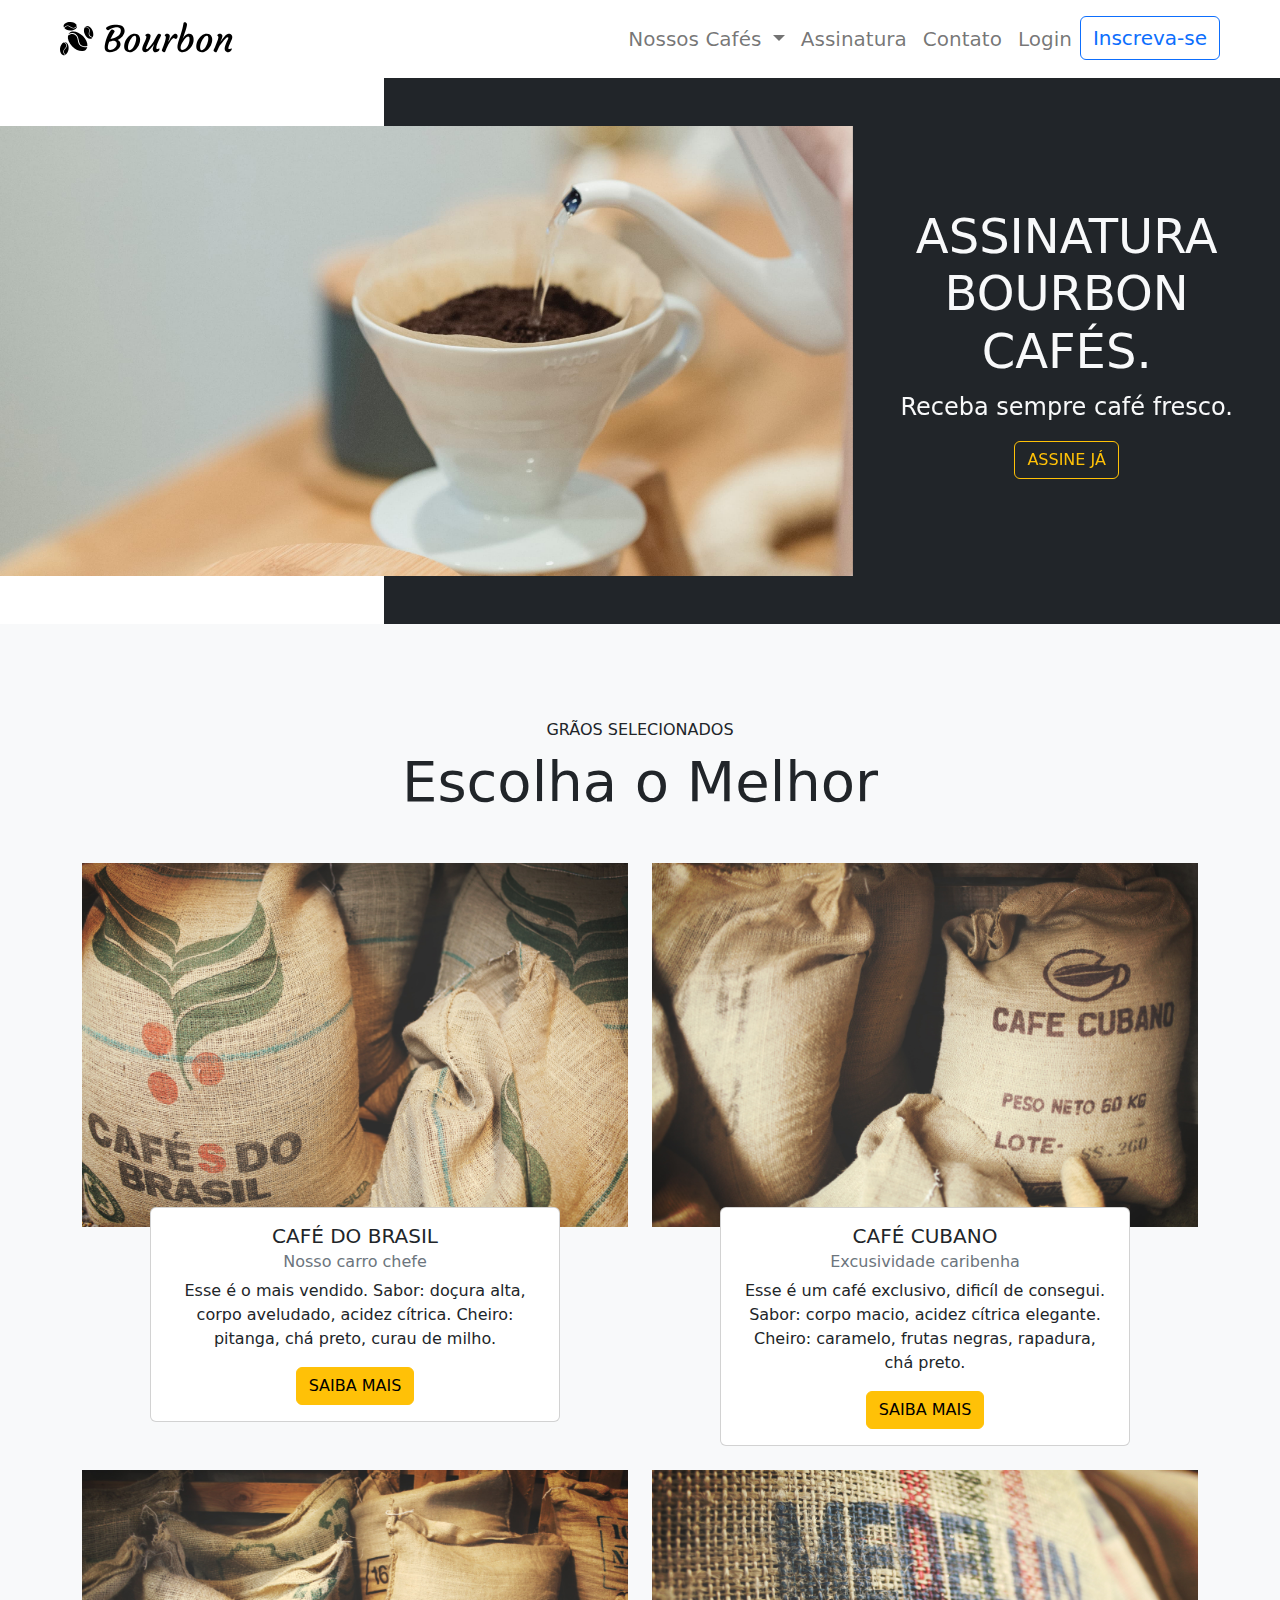
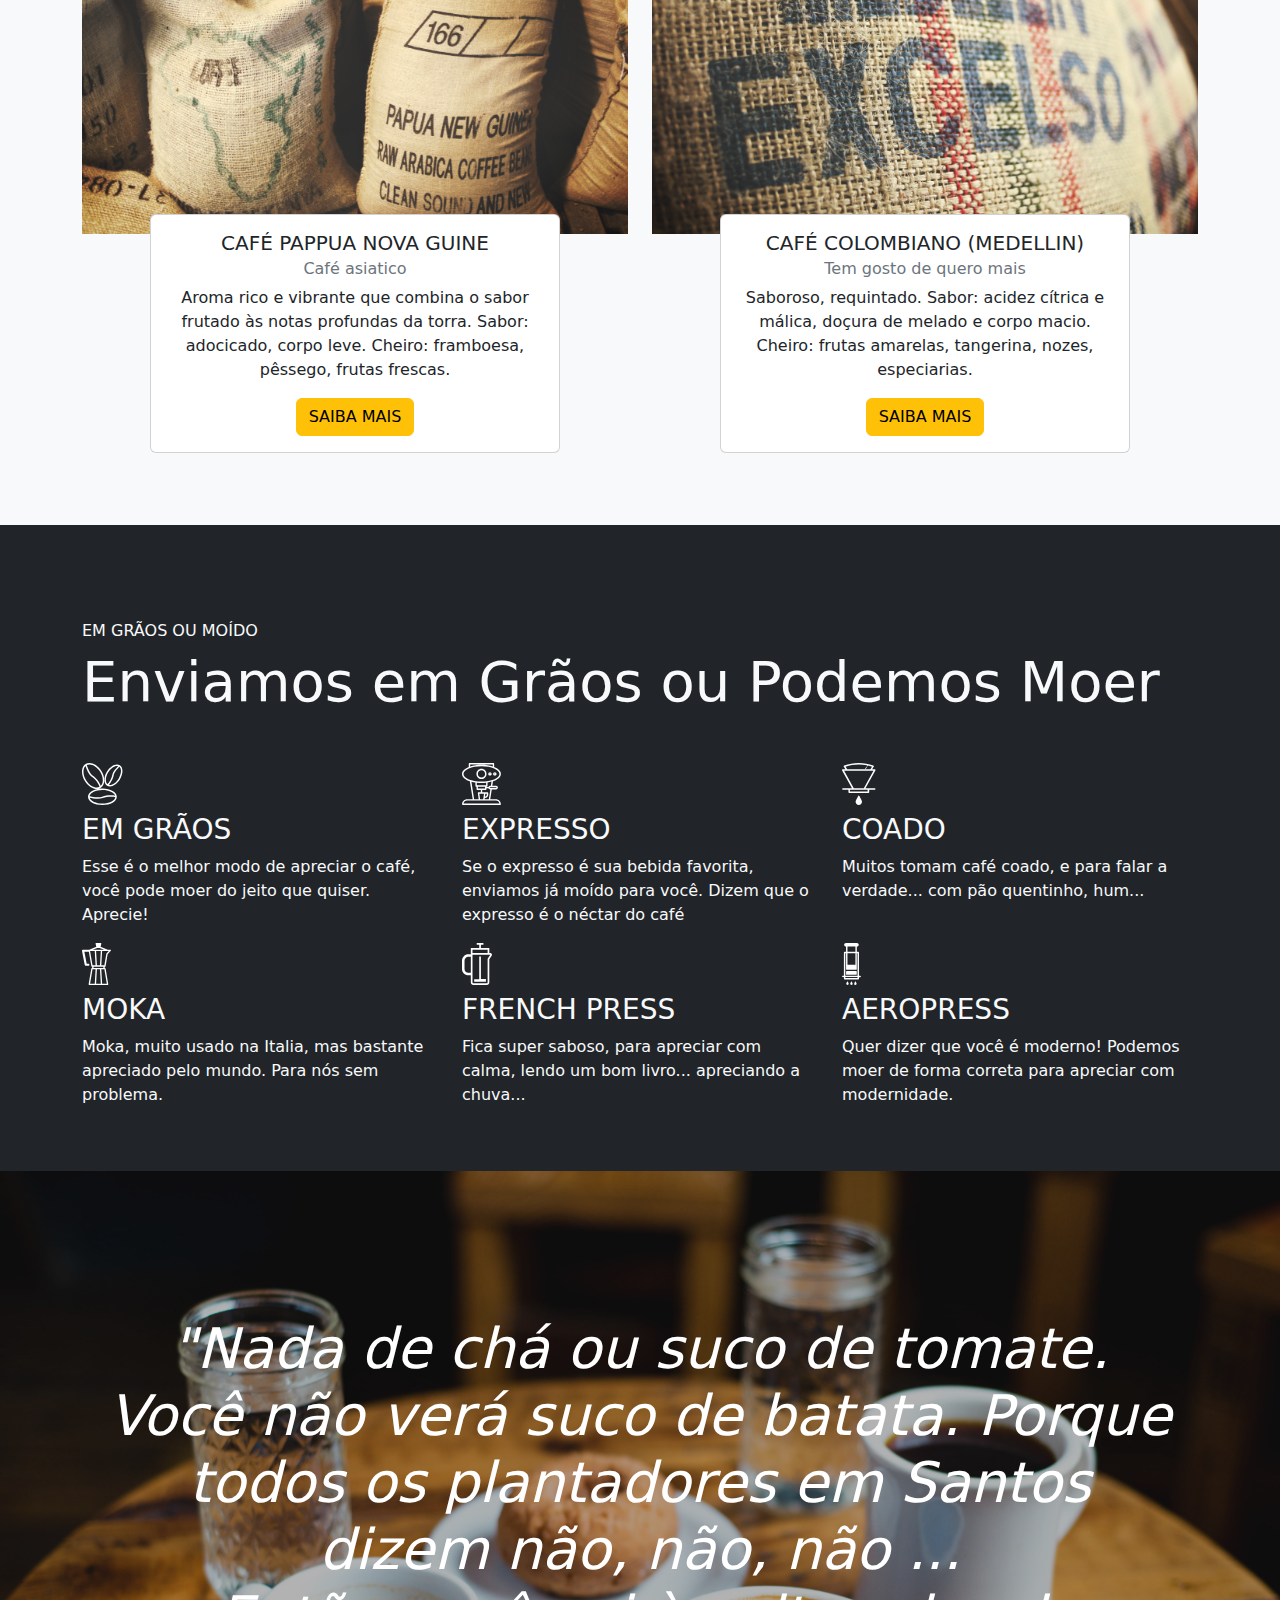
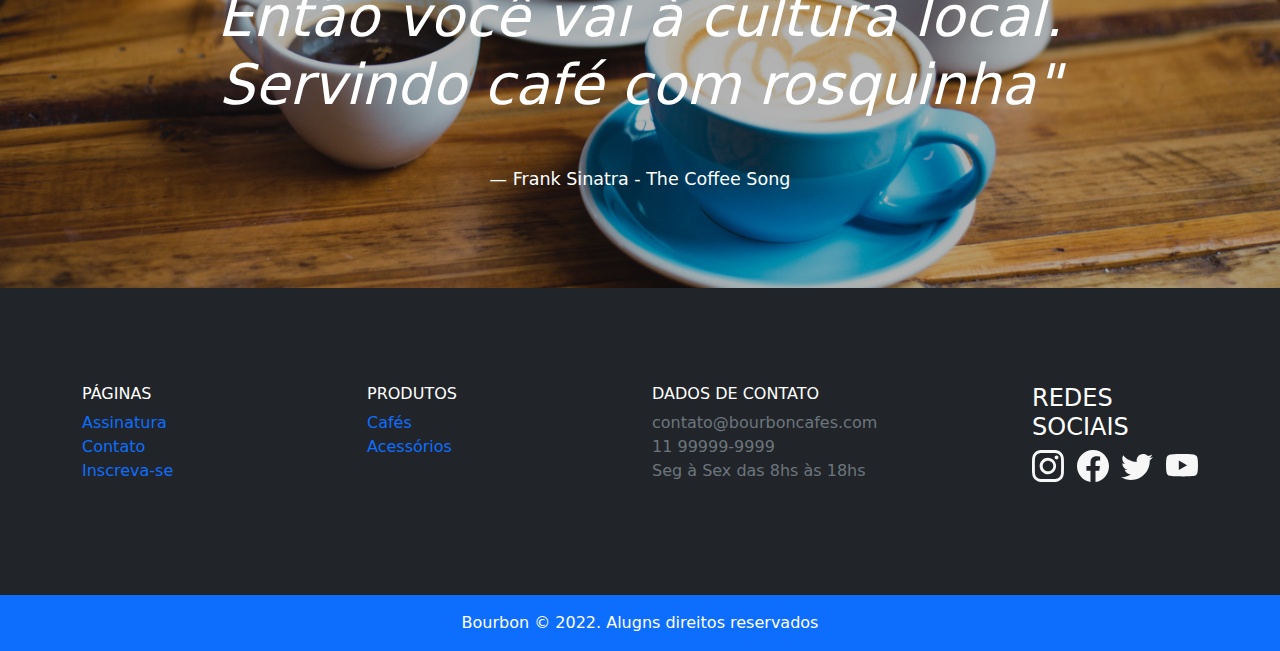
<file: index.html>
<!DOCTYPE html>
<html lang="pt-br">

<head>
    <meta charset="UTF-8">
    <meta http-equiv="X-UA-Compatible" content="IE=edge">
    <meta name="viewport" content="width=device-width, initial-scale=1.0">
    <title>Document</title>
    <link rel="stylesheet" href="bootstrap-5.2.2-dist/css/bootstrap.min.css">
    <link rel="stylesheet" href="css/styles.css">
</head>

<body>
    <header class="container-fluid p-0">


        <nav class="navbar navbar-expand-md py-3">
            <div class="container-fluid">
                <a class="navbar-brand ms-lg-5" href="index.html"><img src="img/icones/Bourbon.svg" alt=""></a>
                <button class="navbar-toggler" type="button" data-bs-toggle="collapse" data-bs-target="#navbarSupportedContent" aria-controls="navbarSupportedContent" aria-expanded="false" aria-label="Toggle navigation">
                    <span class="navbar-toggler-icon"></span>
                </button>
                <div class="collapse navbar-collapse" id="navbarSupportedContent">
                    <ul class="fs-5 navbar-nav ms-auto mb-2 mb-lg-0 me-5">

                        <li class="nav-item dropdown">
                            <a class="nav-link dropdown-toggle" href="#" role="button" data-bs-toggle="dropdown" aria-expanded="false">
                                Nossos Cafés
                            </a>
                            <ul class="dropdown-menu">
                                <li><a class="dropdown-item" href="cafebrasil.html">Café do Brasil</a></li>
                                <li><a class="dropdown-item" href="cafecubano.html">Café Cubano</a></li>
                                <li><a class="dropdown-item" href="cafepapua.html">Café Papua Nova Guiné</a></li>
                                <li><a class="dropdown-item" href="cafecolombia.html">Café Colombiano (Medellin)</a></li>

                            </ul>
                        </li>
                        <li class="nav-item">
                            <a class="nav-link" aria-current="page" href="assinatura.html">Assinatura</a>
                        </li>
                        <li class="nav-item">
                            <a class="nav-link" href="contato.html">Contato</a>
                        </li>
                        <li class="nav-item">
                            <a class="nav-link" href="#">Login</a>
                        </li>
                        <li class="nav-item">
                            <a class="fs-5 btn btn-outline-primary " href="inscreva.html">Inscreva-se</a>
                            <!-- <button type="button" class="btn btn-outline-primary">Login</button> -->

                        </li>
                    </ul>

                </div>
            </div>
        </nav>
    </header>
    <main class="bg-light">
        <section>
            <div class="container-fluid text-center bg_carousel">
                <div class="row">
                    <div class="col-lg-8 p-0 my-5">
                        <div id="carouselExampleSlidesOnly" class="carousel slide" data-bs-ride="carousel" data-bs-pause="false">
                            <div class="carousel-inner">
                                <div>

                                    <div class="carousel-item active">
                                        <img src="img/cafe_preparo.jpg" class="d-block w-100 img-fluid" alt="...">
                                    </div>
                                    <div class="carousel-item">
                                        <img src="img/sem_cafe.jpg" class="d-block w-100 img-fluid" alt="...">
                                    </div>
                                </div>
                            </div>
                        </div>
                    </div>
                    <div class="col-lg-4 p-0 align-self-center text-light">
                        <div id="carouselExampleSlidesOnly" class="carousel slide" data-bs-ride="carousel" data-bs-pause="false">
                            <div class="carousel-inner">
                                <div class="carousel-item active">
                                    <div class="caixa">
                                        <h2 class="text-uppercase display-5">Assinatura Bourbon Cafés.</h2>
                                        <p class="fs-4">Receba sempre café fresco.</p>
                                        <p><a class="btn btn-outline-warning" href="assinatura.html">ASSINE JÁ</a></p>
                                    </div>
                                </div>
                                <div class="carousel-item p-0 my-0">
                                    <div class="caixa">
                                        <h2 class="text-uppercase display-5">Grãos Selecionados.</h2>
                                        <p class="fs-4">Temos os melhores grãos.</p>
                                        <p><a class="btn btn-outline-warning" href="cafes.html">VEJA MAIS</a></p>
                                    </div>
                                </div>

                            </div>
                        </div>

                    </div>
                </div>


        </section>

        <section class="container py-5 text-center">
            <div class="my-5">
                <span class="h6 d-block">GRÃOS SELECIONADOS</span>
                <h2 class="display-4 ">Escolha o Melhor</h2>
            </div>

            <div class="row card_graos">
                <div class="col-xl-6 col-md-6 d-flex flex-column align-items-center">
                    <div>
                        <img class="card-img-top img-fluid" src="img/CafedoBrasil.jpg" width="318" height="400" alt="Cafe do Brasil">
                    </div>
                    <!-- <div class="card" style="width: 28rem; height: 14rem;"> -->
                    <div class="card w-75 card_index">
                        <div class="card-body">
                            <h5 class="card-title">CAFÉ DO BRASIL</h5>
                            <h6 class="card-subtitle mb-2 text-muted">Nosso carro chefe</h6>
                            <p class="card-text">Esse é o mais vendido.
                                Sabor: doçura alta, corpo aveludado, acidez cítrica.
                                Cheiro: pitanga, chá preto, curau de milho.
                            </p>
                            <a href="cafebrasil.html" class="btn btn-warning btn_cafe">SAIBA MAIS</a>
                        </div>
                    </div>
                </div>
                <div class="col-xl-6 col-md-6  d-flex flex-column align-items-center">
                    <img class="card-img-top img-fluid" src="img/CafeCubano.jpg" width="318" height="400" alt=" Cafe Cubano">
                    <!-- <div class="card" style="width: 28rem; height: 14rem;"> -->
                    <div class="card w-75 card_index">
                        <div class="card-body">
                            <h5 class="card-title">CAFÉ CUBANO</h5>
                            <h6 class="card-subtitle mb-2 text-muted">Excusividade caribenha</h6>
                            <p class="card-text">Esse é um café exclusivo, dificíl de consegui.
                                Sabor: corpo macio, acidez cítrica elegante.
                                Cheiro: caramelo, frutas negras, rapadura, chá preto.
                            </p>
                            <a href="cafecubano.html" class="btn btn-warning btn_cafe">SAIBA MAIS</a>
                        </div>
                    </div>
                </div>
                <div class="col-xl-6 col-md-6  d-flex flex-column align-items-center">
                    <img class="card-img-top img-fluid" src="img/CafePapua.jpg" width="318" height="400" alt=" Cafe do Brasil">
                    <!-- <div class="card" style="width: 28rem; height: 14rem;"> -->
                    <div class="card w-75 card_index">
                        <div class="card-body">
                            <h5 class="card-title">CAFÉ PAPPUA NOVA GUINE</h5>
                            <h6 class="card-subtitle mb-2 text-muted">Café asiatico</h6>
                            <p class="card-text">Aroma rico e vibrante que combina o sabor frutado às notas profundas da torra.
                                Sabor: adocicado, corpo leve.
                                Cheiro: framboesa, pêssego, frutas frescas.
                            </p>
                            <a href="cafepapua.html" class="btn btn-warning">SAIBA MAIS</a>
                        </div>
                    </div>
                </div>
                <div class="col-xl-6 col-md-6 d-flex flex-column align-items-center">
                    <img class="card-img-top img-fluid" src="img/cafe_colombiano.jpg" width="318" height="400 alt=" Cafe Colombiano">
                    <!-- <div class="card" style="width: 28rem; height: 14rem;"> -->
                    <div class="card w-75 card_index">
                        <div class="card-body">
                            <h5 class="card-title">CAFÉ COLOMBIANO (MEDELLIN)</h5>
                            <h6 class="card-subtitle mb-2 text-muted">Tem gosto de quero mais</h6>
                            <p class="card-text">Saboroso, requintado.
                                Sabor: acidez cítrica e málica, doçura de melado e corpo macio.
                                Cheiro: frutas amarelas, tangerina, nozes, especiarias.
                            </p>
                            <a href="cafecolombia.html" class="btn btn-warning">SAIBA MAIS</a>
                        </div>
                    </div>
                </div>

            </div>
        </section>

        <section class="bg-dark py-5">
            <div class="container text-light">

                <div class="my-5">
                    <span class="h6 d-block">EM GRÃOS OU MOÍDO</span>
                    <h2 class="display-4 ">Enviamos em Grãos ou Podemos Moer</h2>
                </div>

                <div class="row">
                    <div class="col-xl-4 col-md-6">
                        <div class="mb-2">
                            <img src="img/icones/graos.svg" alt="">
                        </div>
                        <h3>EM GRÃOS</h3>
                        <p>Esse é o melhor modo de apreciar o café, você pode moer do jeito que quiser. Aprecie!</p>
                    </div>
                    <div class="col-xl-4 col-md-6">
                        <div class="mb-2">
                            <img src="img/icones/express.svg" alt="">
                        </div>
                        <h3>EXPRESSO</h3>
                        <p>Se o expresso é sua bebida favorita, enviamos já moído para você. Dizem que o expresso é o néctar do café</p>
                    </div>
                    <div class="col-xl-4 col-md-6">
                        <div class="mb-2">
                            <img src="img/icones/hario.svg" alt="">
                        </div>
                        <h3>COADO</h3>
                        <p>Muitos tomam café coado, e para falar a verdade... com pão quentinho, hum...</p>
                    </div>
                    <div class="col-xl-4 col-md-6">
                        <div class="mb-2">
                            <img src="img/icones/moka.svg" alt="">
                        </div>
                        <h3>MOKA</h3>
                        <p>Moka, muito usado na Italia, mas bastante apreciado pelo mundo. Para nós sem problema.</p>
                    </div>
                    <div class=" col-xl-4 col-md-6">
                        <div class="mb-2">
                            <img src="img/icones/french.svg" alt="">
                        </div>
                        <h3>FRENCH PRESS</h3>
                        <p>Fica super saboso, para apreciar com calma, lendo um bom livro... apreciando a chuva...</p>
                    </div>
                    <div class="col-xl-4 col-md-6">
                        <div class="mb-2">
                            <img src="img/icones/aeropress.svg" alt="">
                        </div>
                        <h3>AEROPRESS</h3>
                        <p>Quer dizer que você é moderno! Podemos moer de forma correta para apreciar com modernidade.</p>
                    </div>

                </div>
            </div>
        </section>

        <section id="home_quote" class="py-5">
            <blockquote class="blockquote text-center text-white p-md-5">
                <p class="display-4 p-md-5 p-3"><em>"Nada de chá ou suco de tomate.
                        Você não verá suco de batata.
                        Porque todos os plantadores em Santos dizem não, não, não
                        ...<br>
                        Então você vai à cultura local.
                        Servindo café com rosquinha"</em></p>
                <footer class="blockquote-footer text-white">Frank Sinatra - The Coffee Song</footer>
            </blockquote>
        </section>

        <footer class="bg-dark text-white">
            <div class="container py-5">
                <div class="row py-5">
                    <div class="col-md-3">
                        <h4 class="h6">PÁGINAS</h4>
                        <ul class="list-unstyled">
                            <li><a href="assinatura.html">Assinatura</a></li>
                            <li><a href="contato.html">Contato</a></li>
                            <li><a href="inscricao.html">Inscreva-se</a></li>
                        </ul>
                    </div>

                    <div class="col-md-3">
                        <h4 class="h6">PRODUTOS</h4>
                        <ul class="list-unstyled">
                            <li><a href="cafes.html">Cafés</a></li>
                            <li><a href="acessórios.html">Acessórios</a></li>
                        </ul>

                    </div>
                    <div class="col-md-4">
                        <h4 class="h6">DADOS DE CONTATO</h4>
                        <ul class="list-unstyled text-secondary">
                            <li>contato@bourboncafes.com</li>
                            <li>11 99999-9999</li>
                            <li>Seg à Sex das 8hs às 18hs</li>
                        </ul>
                    </div>
                    <div class="col-md-2">
                        <h4>REDES SOCIAIS</h4>
                        <ul class="d-flex justify-content-md-between list-unstyled">
                            <li><a href="btn"><img src="img/icones/instagram.svg" alt=""></a></li>
                            <li><a href="btn"><img src="img/icones/facebook.svg" alt=""></a></li>
                            <li><a href="btn"><img src="img/icones/twitter.svg" alt=""></a></li>
                            <li><a href="btn"><img src="img/icones/youtube.svg" alt=""></a></li>
                        </ul>

                    </div>

                </div>

            </div>
            <div class="bg-primary text-center py-3">
                <p class="mb-0">Bourbon &copy; 2022. Alugns direitos reservados</p>
            </div>

        </footer>
    </main>

    <script src="bootstrap-5.2.2-dist/js/popper.min.js"></script>
    <script src="bootstrap-5.2.2-dist/js/bootstrap.min.js"></script>
</body>

</html>
</file>
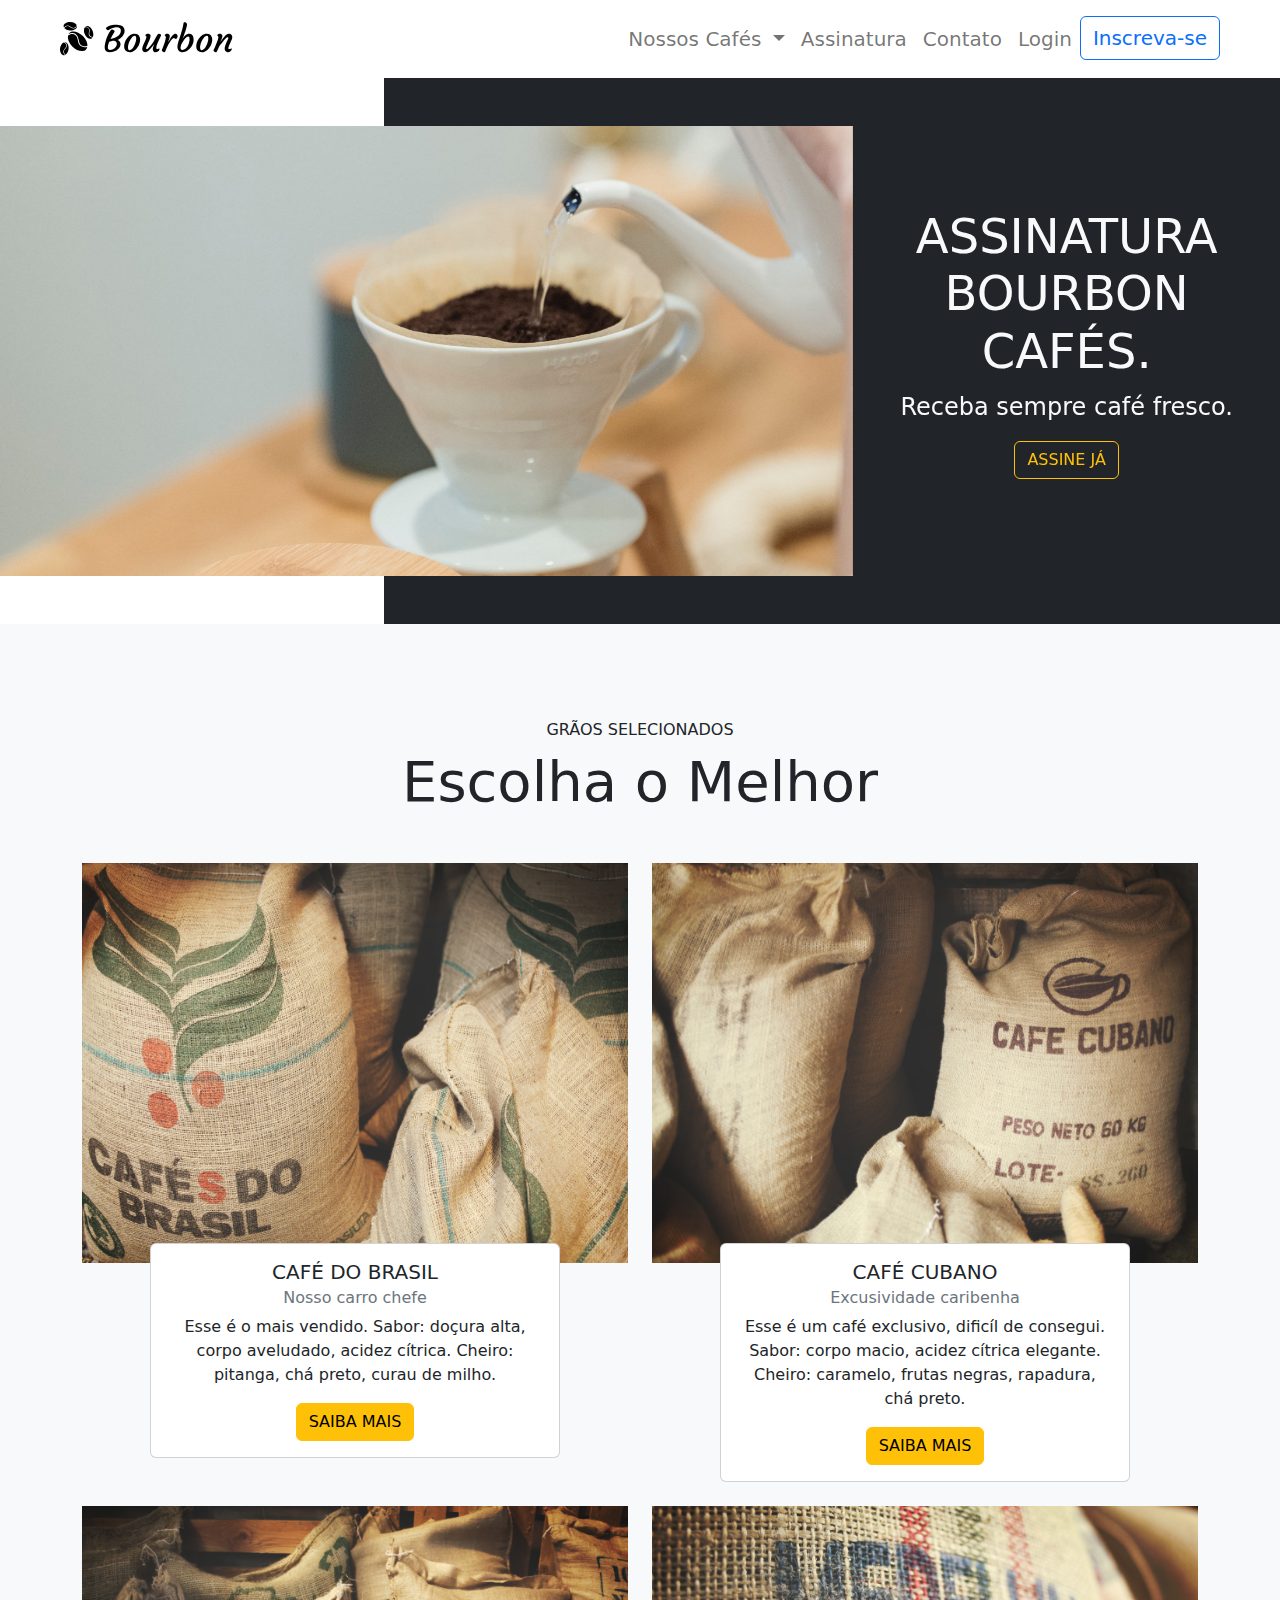
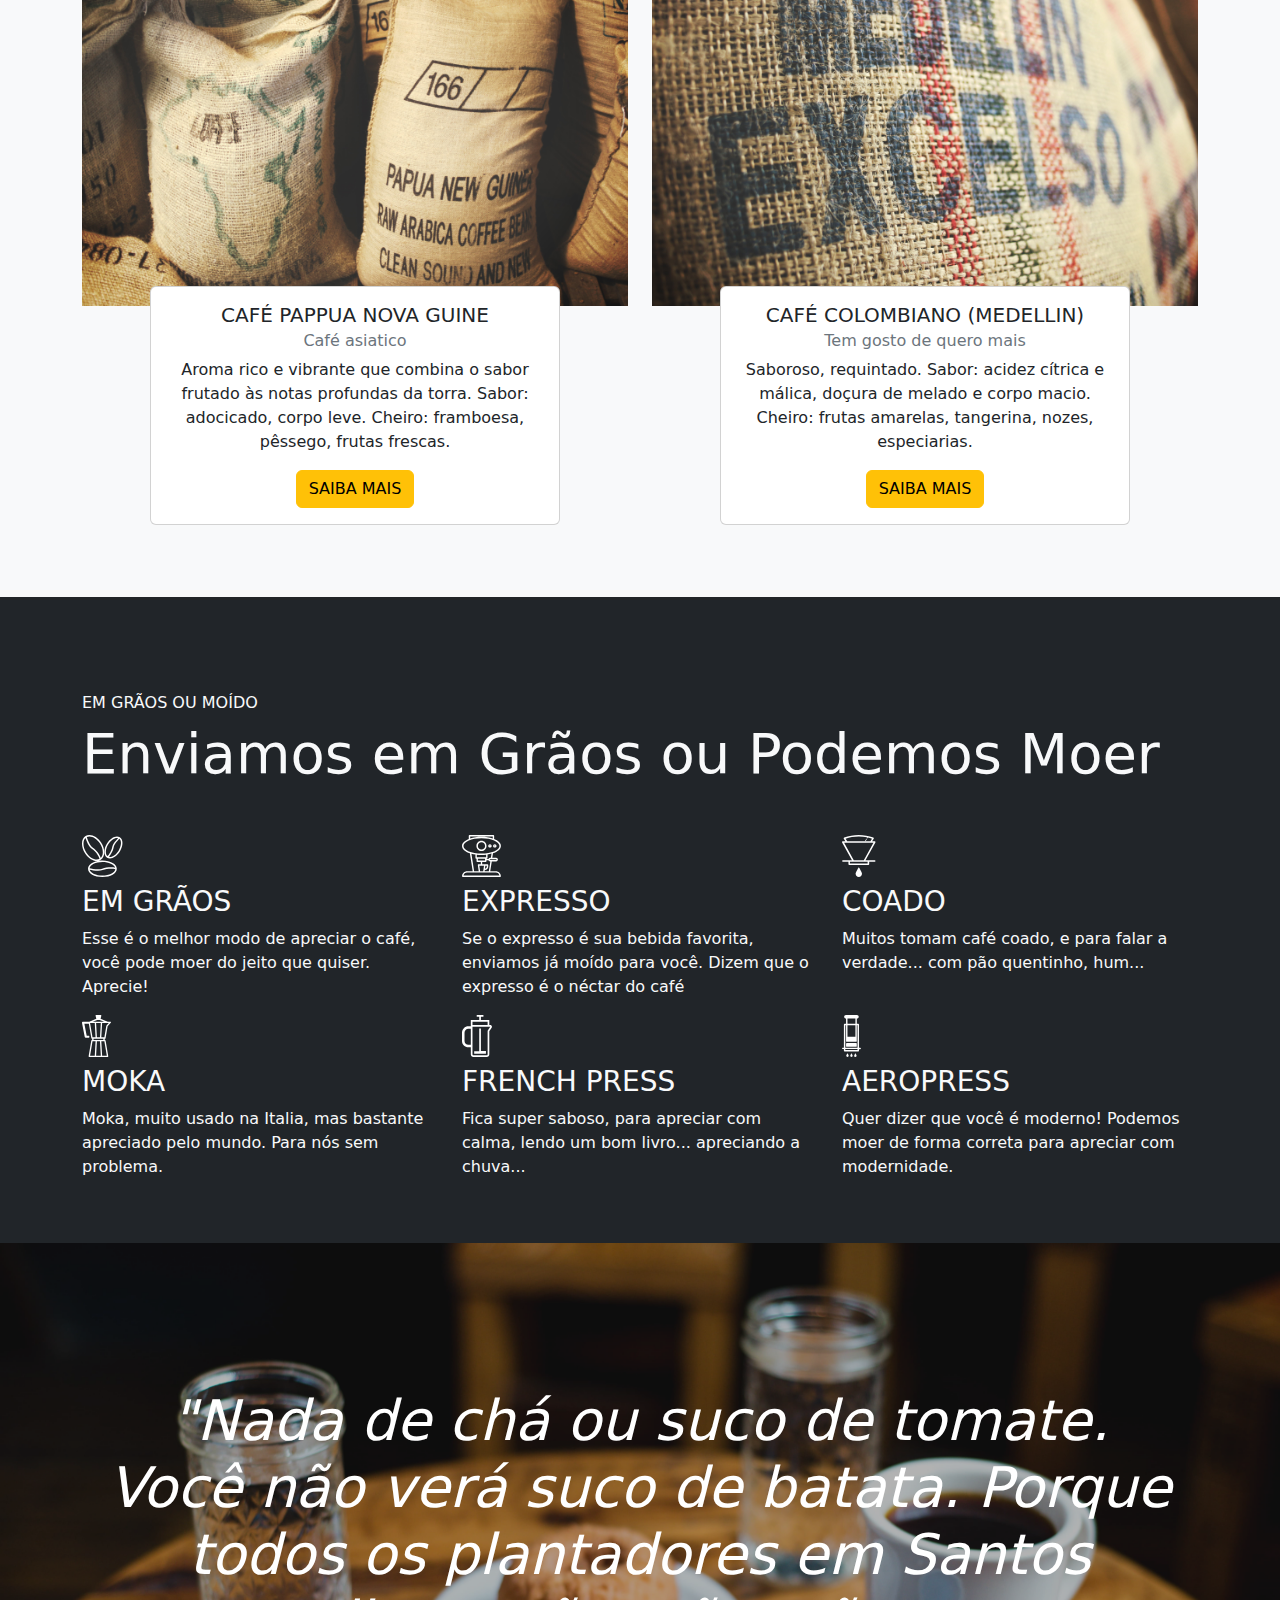
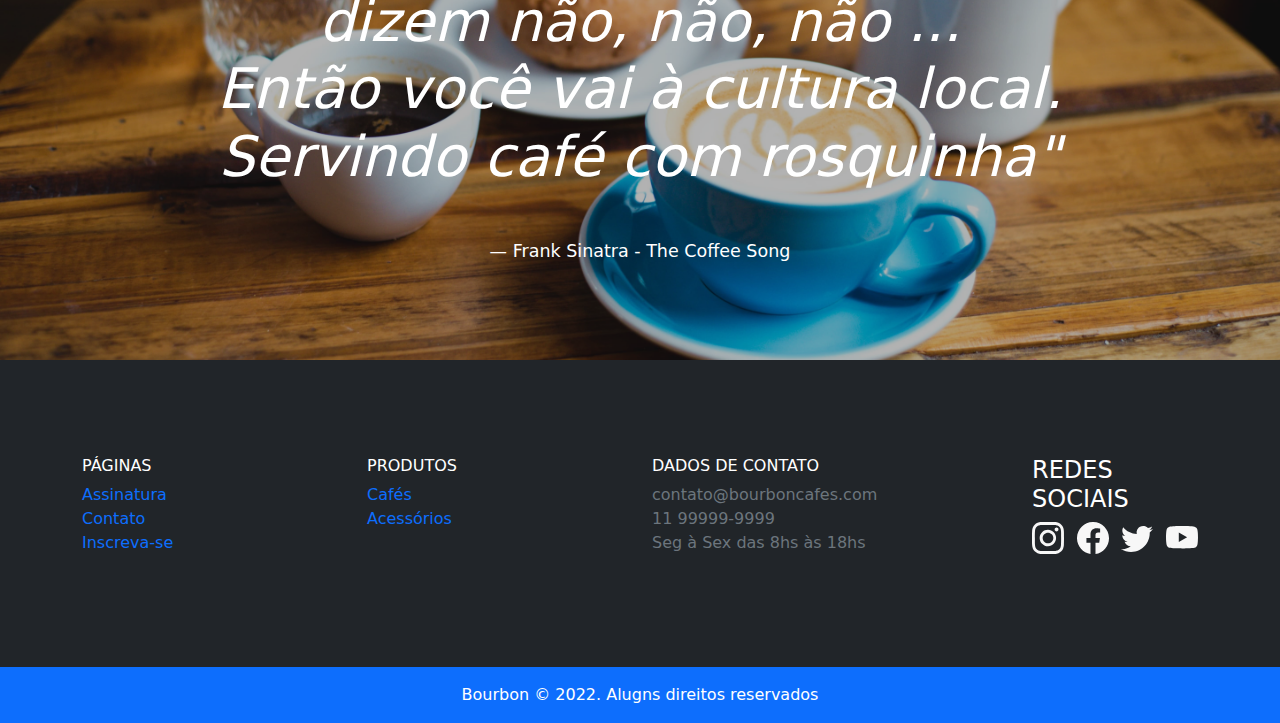
<file: y/index.html>
<!DOCTYPE html>
<html lang="pt-br">

<head>
    <meta charset="UTF-8">
    <meta http-equiv="X-UA-Compatible" content="IE=edge">
    <meta name="viewport" content="width=device-width, initial-scale=1.0">
    <title>Document</title>
    <link rel="stylesheet" href="bootstrap-5.2.2-dist/css/bootstrap.min.css">
    <link rel="stylesheet" href="css/styles.css">
</head>

<body>
    <header class="container-fluid p-0">


        <nav class="navbar navbar-expand-md py-3">
            <div class="container-fluid">
                <a class="navbar-brand ms-lg-5" href="index.html"><img src="img/icones/Bourbon.svg" alt=""></a>
                <button class="navbar-toggler" type="button" data-bs-toggle="collapse" data-bs-target="#navbarSupportedContent" aria-controls="navbarSupportedContent" aria-expanded="false" aria-label="Toggle navigation">
                    <span class="navbar-toggler-icon"></span>
                </button>
                <div class="collapse navbar-collapse" id="navbarSupportedContent">
                    <ul class="fs-5 navbar-nav ms-auto mb-2 mb-lg-0 me-5">

                        <li class="nav-item dropdown">
                            <a class="nav-link dropdown-toggle" href="#" role="button" data-bs-toggle="dropdown" aria-expanded="false">
                                Nossos Cafés
                            </a>
                            <ul class="dropdown-menu">
                                <li><a class="dropdown-item" href="cafebrasil.html">Café do Brasil</a></li>
                                <li><a class="dropdown-item" href="cafecubano.html">Café Cubano</a></li>
                                <li><a class="dropdown-item" href="cafepapua.html">Café Papua Nova Guiné</a></li>
                                <li><a class="dropdown-item" href="cafecolombia.html">Café Colombiano (Medellin)</a></li>

                            </ul>
                        </li>
                        <li class="nav-item">
                            <a class="nav-link" aria-current="page" href="assinatura.html">Assinatura</a>
                        </li>
                        <li class="nav-item">
                            <a class="nav-link" href="contato.html">Contato</a>
                        </li>
                        <li class="nav-item">
                            <a class="nav-link" href="#">Login</a>
                        </li>
                        <li class="nav-item">
                            <a class="fs-5 btn btn-outline-primary " href="inscreva.html">Inscreva-se</a>
                            <!-- <button type="button" class="btn btn-outline-primary">Login</button> -->

                        </li>
                    </ul>

                </div>
            </div>
        </nav>
    </header>
    <main class="bg-light">
        <section>
            <div class="container-fluid text-center bg_carousel">
                <div class="row">
                    <div class="col-lg-8 p-0 my-5">
                        <div id="carouselExampleSlidesOnly" class="carousel slide" data-bs-ride="carousel" data-bs-pause="false">
                            <div class="carousel-inner">
                                <div>

                                    <div class="carousel-item active">
                                        <img src="img/cafe_preparo.jpg" class="d-block w-100 img-fluid" alt="...">
                                    </div>
                                    <div class="carousel-item">
                                        <img src="img/sem_cafe.jpg" class="d-block w-100 img-fluid" alt="...">
                                    </div>
                                </div>
                            </div>
                        </div>
                    </div>
                    <div class="col-lg-4 p-0 align-self-center text-light">
                        <div id="carouselExampleSlidesOnly" class="carousel slide" data-bs-ride="carousel" data-bs-pause="false">
                            <div class="carousel-inner">
                                <div class="carousel-item active">
                                    <div class="caixa">
                                        <h2 class="text-uppercase display-5">Assinatura Bourbon Cafés.</h2>
                                        <p class="fs-4">Receba sempre café fresco.</p>
                                        <p><a class="btn btn-outline-warning" href="assinatura.html">ASSINE JÁ</a></p>
                                    </div>
                                </div>
                                <div class="carousel-item p-0 my-0">
                                    <div class="caixa">
                                        <h2 class="text-uppercase display-5">Grãos Selecionados.</h2>
                                        <p class="fs-4">Temos os melhores grãos.</p>
                                        <p><a class="btn btn-outline-warning" href="cafes.html">VEJA MAIS</a></p>
                                    </div>
                                </div>

                            </div>
                        </div>

                    </div>
                </div>


        </section>

        <section class="container py-5 text-center">
            <div class="my-5">
                <span class="h6 d-block">GRÃOS SELECIONADOS</span>
                <h2 class="display-4 ">Escolha o Melhor</h2>
            </div>

            <div class="row card_graos">
                <div class="col-xl-6 col-md-6 d-flex flex-column align-items-center">
                    <div>
                        <img class="card-img-top" src="img/CafedoBrasil.jpg" width="318" height="400" alt="Cafe do Brasil">
                    </div>
                    <!-- <div class="card" style="width: 28rem; height: 14rem;"> -->
                    <div class="card w-75 card_index">
                        <div class="card-body">
                            <h5 class="card-title">CAFÉ DO BRASIL</h5>
                            <h6 class="card-subtitle mb-2 text-muted">Nosso carro chefe</h6>
                            <p class="card-text">Esse é o mais vendido.
                                Sabor: doçura alta, corpo aveludado, acidez cítrica.
                                Cheiro: pitanga, chá preto, curau de milho.
                            </p>
                            <a href="cafebrasil.html" class="btn btn-warning btn_cafe">SAIBA MAIS</a>
                        </div>
                    </div>
                </div>
                <div class="col-xl-6 col-md-6  d-flex flex-column align-items-center">
                    <img class="card-img-top" src="img/CafeCubano.jpg" width="318" height="400" alt=" Cafe Cubano">
                    <!-- <div class="card" style="width: 28rem; height: 14rem;"> -->
                    <div class="card w-75 card_index">
                        <div class="card-body">
                            <h5 class="card-title">CAFÉ CUBANO</h5>
                            <h6 class="card-subtitle mb-2 text-muted">Excusividade caribenha</h6>
                            <p class="card-text">Esse é um café exclusivo, dificíl de consegui.
                                Sabor: corpo macio, acidez cítrica elegante.
                                Cheiro: caramelo, frutas negras, rapadura, chá preto.
                            </p>
                            <a href="cafecubano.html" class="btn btn-warning btn_cafe">SAIBA MAIS</a>
                        </div>
                    </div>
                </div>
                <div class="col-xl-6 col-md-6  d-flex flex-column align-items-center">
                    <img class="card-img-top" src="img/CafePapua.jpg" width="318" height="400" alt=" Cafe do Brasil">
                    <!-- <div class="card" style="width: 28rem; height: 14rem;"> -->
                    <div class="card w-75 card_index">
                        <div class="card-body">
                            <h5 class="card-title">CAFÉ PAPPUA NOVA GUINE</h5>
                            <h6 class="card-subtitle mb-2 text-muted">Café asiatico</h6>
                            <p class="card-text">Aroma rico e vibrante que combina o sabor frutado às notas profundas da torra.
                                Sabor: adocicado, corpo leve.
                                Cheiro: framboesa, pêssego, frutas frescas.
                            </p>
                            <a href="cafepapua.html" class="btn btn-warning">SAIBA MAIS</a>
                        </div>
                    </div>
                </div>
                <div class="col-xl-6 col-md-6 d-flex flex-column align-items-center">
                    <img class="card-img-top" src="img/cafe_colombiano.jpg" width="318" height="400 alt=" Cafe Colombiano">
                    <!-- <div class="card" style="width: 28rem; height: 14rem;"> -->
                    <div class="card w-75 card_index">
                        <div class="card-body">
                            <h5 class="card-title">CAFÉ COLOMBIANO (MEDELLIN)</h5>
                            <h6 class="card-subtitle mb-2 text-muted">Tem gosto de quero mais</h6>
                            <p class="card-text">Saboroso, requintado.
                                Sabor: acidez cítrica e málica, doçura de melado e corpo macio.
                                Cheiro: frutas amarelas, tangerina, nozes, especiarias.
                            </p>
                            <a href="cafecolombia.html" class="btn btn-warning">SAIBA MAIS</a>
                        </div>
                    </div>
                </div>

            </div>
        </section>

        <section class="bg-dark py-5">
            <div class="container text-light">

                <div class="my-5">
                    <span class="h6 d-block">EM GRÃOS OU MOÍDO</span>
                    <h2 class="display-4 ">Enviamos em Grãos ou Podemos Moer</h2>
                </div>

                <div class="row">
                    <div class="col-xl-4 col-md-6">
                        <div class="mb-2">
                            <img src="img/icones/graos.svg" alt="">
                        </div>
                        <h3>EM GRÃOS</h3>
                        <p>Esse é o melhor modo de apreciar o café, você pode moer do jeito que quiser. Aprecie!</p>
                    </div>
                    <div class="col-xl-4 col-md-6">
                        <div class="mb-2">
                            <img src="img/icones/express.svg" alt="">
                        </div>
                        <h3>EXPRESSO</h3>
                        <p>Se o expresso é sua bebida favorita, enviamos já moído para você. Dizem que o expresso é o néctar do café</p>
                    </div>
                    <div class="col-xl-4 col-md-6">
                        <div class="mb-2">
                            <img src="img/icones/hario.svg" alt="">
                        </div>
                        <h3>COADO</h3>
                        <p>Muitos tomam café coado, e para falar a verdade... com pão quentinho, hum...</p>
                    </div>
                    <div class="col-xl-4 col-md-6">
                        <div class="mb-2">
                            <img src="img/icones/moka.svg" alt="">
                        </div>
                        <h3>MOKA</h3>
                        <p>Moka, muito usado na Italia, mas bastante apreciado pelo mundo. Para nós sem problema.</p>
                    </div>
                    <div class=" col-xl-4 col-md-6">
                        <div class="mb-2">
                            <img src="img/icones/french.svg" alt="">
                        </div>
                        <h3>FRENCH PRESS</h3>
                        <p>Fica super saboso, para apreciar com calma, lendo um bom livro... apreciando a chuva...</p>
                    </div>
                    <div class="col-xl-4 col-md-6">
                        <div class="mb-2">
                            <img src="img/icones/aeropress.svg" alt="">
                        </div>
                        <h3>AEROPRESS</h3>
                        <p>Quer dizer que você é moderno! Podemos moer de forma correta para apreciar com modernidade.</p>
                    </div>

                </div>
            </div>
        </section>

        <section id="home_quote" class="py-5">
            <blockquote class="blockquote text-center text-white p-md-5">
                <p class="display-4 p-md-5 p-3"><em>"Nada de chá ou suco de tomate.
                        Você não verá suco de batata.
                        Porque todos os plantadores em Santos dizem não, não, não
                        ...<br>
                        Então você vai à cultura local.
                        Servindo café com rosquinha"</em></p>
                <footer class="blockquote-footer text-white">Frank Sinatra - The Coffee Song</footer>
            </blockquote>
        </section>

        <footer class="bg-dark text-white">
            <div class="container py-5">
                <div class="row py-5">
                    <div class="col-md-3">
                        <h4 class="h6">PÁGINAS</h4>
                        <ul class="list-unstyled">
                            <li><a href="assinatura.html">Assinatura</a></li>
                            <li><a href="contato.html">Contato</a></li>
                            <li><a href="inscricao.html">Inscreva-se</a></li>
                        </ul>
                    </div>

                    <div class="col-md-3">
                        <h4 class="h6">PRODUTOS</h4>
                        <ul class="list-unstyled">
                            <li><a href="cafes.html">Cafés</a></li>
                            <li><a href="acessórios.html">Acessórios</a></li>
                        </ul>

                    </div>
                    <div class="col-md-4">
                        <h4 class="h6">DADOS DE CONTATO</h4>
                        <ul class="list-unstyled text-secondary">
                            <li>contato@bourboncafes.com</li>
                            <li>11 99999-9999</li>
                            <li>Seg à Sex das 8hs às 18hs</li>
                        </ul>
                    </div>
                    <div class="col-md-2">
                        <h4>REDES SOCIAIS</h4>
                        <ul class="d-flex justify-content-md-between list-unstyled">
                            <li><a href="btn"><img src="img/icones/instagram.svg" alt=""></a></li>
                            <li><a href="btn"><img src="img/icones/facebook.svg" alt=""></a></li>
                            <li><a href="btn"><img src="img/icones/twitter.svg" alt=""></a></li>
                            <li><a href="btn"><img src="img/icones/youtube.svg" alt=""></a></li>
                        </ul>

                    </div>

                </div>

            </div>
            <div class="bg-primary text-center py-3">
                <p class="mb-0">Bourbon &copy; 2022. Alugns direitos reservados</p>
            </div>

        </footer>
    </main>

    <script src="bootstrap-5.2.2-dist/js/popper.min.js"></script>
    <script src="bootstrap-5.2.2-dist/js/bootstrap.min.js"></script>
</body>

</html>
</file>
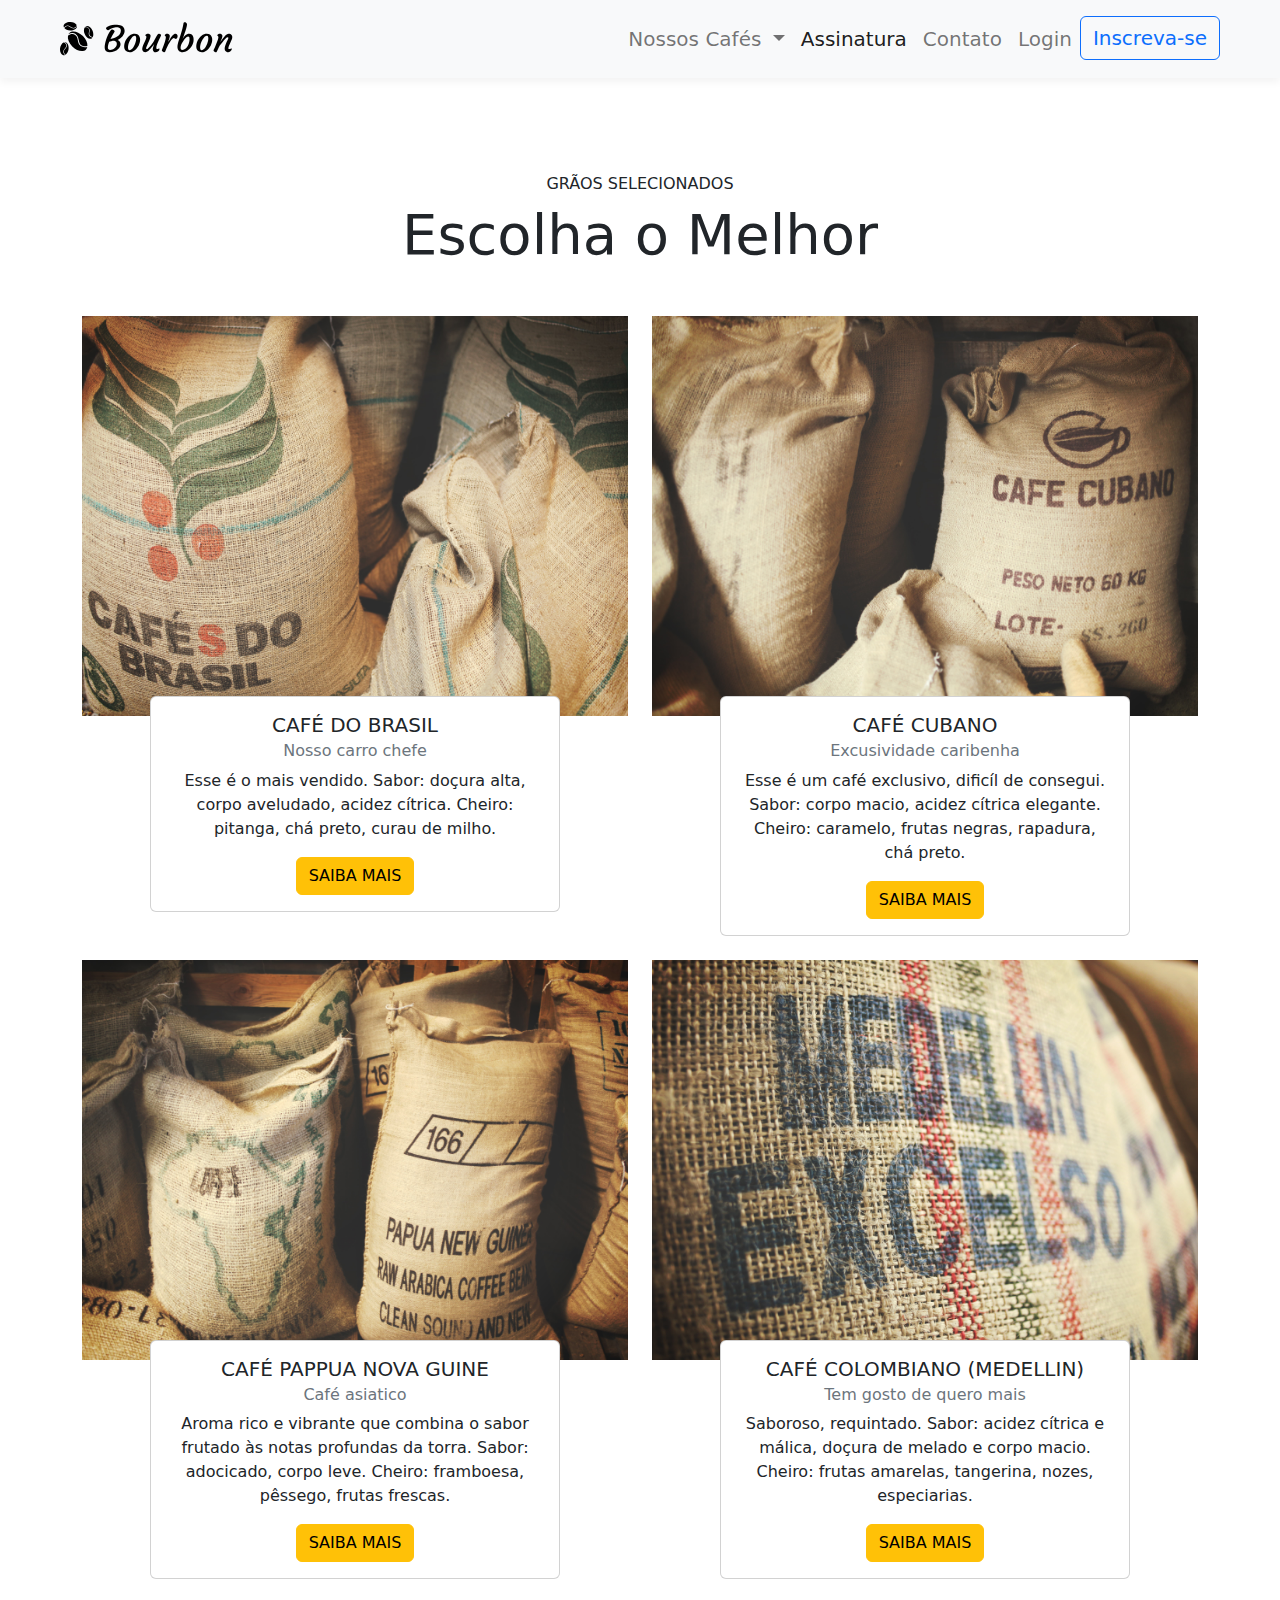
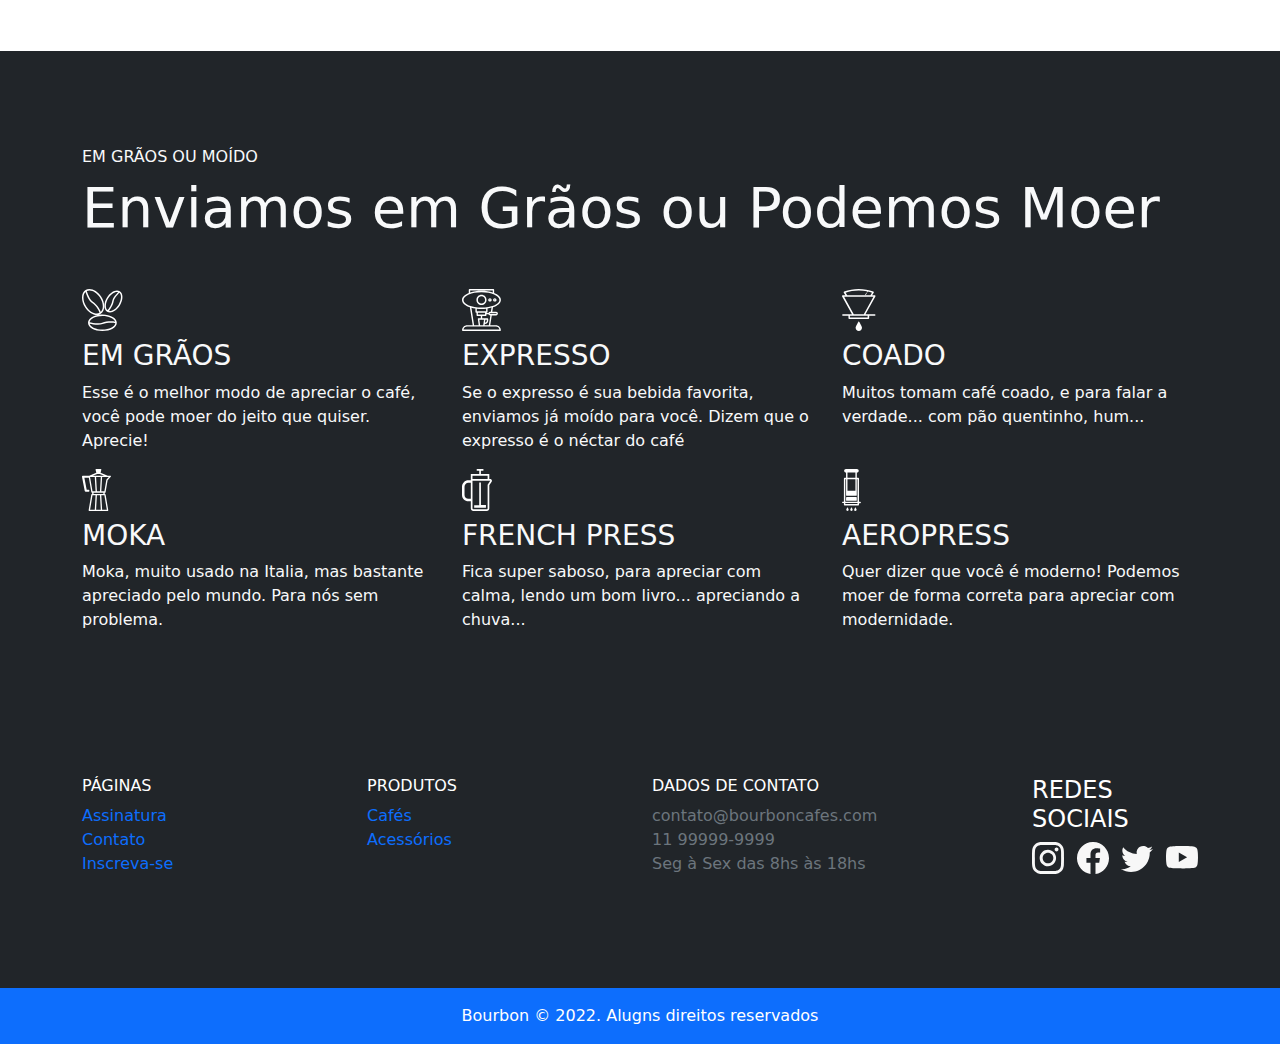
<file: cafes.html>
<!DOCTYPE html>
<html lang="pt-br">

<head>
    <meta charset="UTF-8">
    <meta http-equiv="X-UA-Compatible" content="IE=edge">
    <meta name="viewport" content="width=device-width, initial-scale=1.0">
    <title>Bourbon - Café do Brasil</title>
    <link rel="stylesheet" href="bootstrap-5.2.2-dist/css/bootstrap.min.css">
    <link rel="stylesheet" href="css/styles.css">
</head>

<body>
    <header class="container-fluid p-0">


        <nav class="navbar bg-light navbar-expand-md py-3 box_shadow">
            <div class="container-fluid">
                <a class="navbar-brand ms-lg-5" href="index.html"><img src="img/icones/Bourbon.svg" alt=""></a>
                <button class="navbar-toggler" type="button" data-bs-toggle="collapse" data-bs-target="#navbarSupportedContent" aria-controls="navbarSupportedContent" aria-expanded="false" aria-label="Toggle navigation">
                    <span class="navbar-toggler-icon"></span>
                </button>
                <div class="collapse navbar-collapse" id="navbarSupportedContent">
                    <ul class="fs-5 navbar-nav ms-auto mb-2 mb-lg-0 me-5">

                        <li class="nav-item dropdown">
                            <a class="nav-link dropdown-toggle" href="#" role="button" data-bs-toggle="dropdown" aria-expanded="false">
                                Nossos Cafés
                            </a>
                            <ul class="dropdown-menu">
                                <li><a class="dropdown-item" href="cafebrasil.html">Café do Brasil</a></li>
                                <li><a class="dropdown-item" href="cafecubano.html">Café Cubano</a></li>
                                <li><a class="dropdown-item" href="cafepapua.html">Café Papua Nova Guiné</a></li>
                                <li><a class="dropdown-item" href="cafecolombia.html">Café Colombiano (Medellin)</a></li>

                            </ul>
                        </li>
                        <li class="nav-item">
                            <a class="nav-link active" aria-current="page" href="assinatura.html">Assinatura</a>
                        </li>
                        <li class="nav-item">
                            <a class="nav-link" href="contato.html">Contato</a>
                        </li>
                        <li class="nav-item">
                            <a class="nav-link" href="#">Login</a>
                        </li>
                        <li class="nav-item">
                            <a class="fs-5 btn btn-outline-primary " href="inscreva.html">Inscreva-se</a>
                            <!-- <button type="button" class="btn btn-outline-primary">Login</button> -->

                        </li>
                    </ul>

                </div>
            </div>
        </nav>
    </header>
    <main>
        <section class="container py-5 text-center">
            <div class="my-5">
                <span class="h6 d-block">GRÃOS SELECIONADOS</span>
                <h2 class="display-4 ">Escolha o Melhor</h2>
            </div>

            <div class="row card_graos">
                <div class="col-xl-6 col-md-6 d-flex flex-column align-items-center">
                    <div>
                        <img class="card-img-top" src="img/CafedoBrasil.jpg" width="318" height="400" alt="Cafe do Brasil">
                    </div>
                    <!-- <div class="card" style="width: 28rem; height: 14rem;"> -->
                    <div class="card w-75 card_index">
                        <div class="card-body">
                            <h5 class="card-title">CAFÉ DO BRASIL</h5>
                            <h6 class="card-subtitle mb-2 text-muted">Nosso carro chefe</h6>
                            <p class="card-text">Esse é o mais vendido.
                                Sabor: doçura alta, corpo aveludado, acidez cítrica.
                                Cheiro: pitanga, chá preto, curau de milho.
                            </p>
                            <a href="cafebrasil.html" class="btn btn-warning btn_cafe">SAIBA MAIS</a>
                        </div>
                    </div>
                </div>
                <div class="col-xl-6 col-md-6  d-flex flex-column align-items-center">
                    <img class="card-img-top" src="img/CafeCubano.jpg" width="318" height="400" alt=" Cafe Cubano">
                    <!-- <div class="card" style="width: 28rem; height: 14rem;"> -->
                    <div class="card w-75 card_index">
                        <div class="card-body">
                            <h5 class="card-title">CAFÉ CUBANO</h5>
                            <h6 class="card-subtitle mb-2 text-muted">Excusividade caribenha</h6>
                            <p class="card-text">Esse é um café exclusivo, dificíl de consegui.
                                Sabor: corpo macio, acidez cítrica elegante.
                                Cheiro: caramelo, frutas negras, rapadura, chá preto.
                            </p>
                            <a href="cafecubano.html" class="btn btn-warning btn_cafe">SAIBA MAIS</a>
                        </div>
                    </div>
                </div>
                <div class="col-xl-6 col-md-6  d-flex flex-column align-items-center">
                    <img class="card-img-top" src="img/CafePapua.jpg" width="318" height="400" alt=" Cafe do Brasil">
                    <!-- <div class="card" style="width: 28rem; height: 14rem;"> -->
                    <div class="card w-75 card_index">
                        <div class="card-body">
                            <h5 class="card-title">CAFÉ PAPPUA NOVA GUINE</h5>
                            <h6 class="card-subtitle mb-2 text-muted">Café asiatico</h6>
                            <p class="card-text">Aroma rico e vibrante que combina o sabor frutado às notas profundas da torra.
                                Sabor: adocicado, corpo leve.
                                Cheiro: framboesa, pêssego, frutas frescas.
                            </p>
                            <a href="cafepapua.html" class="btn btn-warning">SAIBA MAIS</a>
                        </div>
                    </div>
                </div>
                <div class="col-xl-6 col-md-6 d-flex flex-column align-items-center">
                    <img class="card-img-top" src="img/cafe_colombiano.jpg" width="318" height="400 alt=" Cafe Colombiano">
                    <!-- <div class="card" style="width: 28rem; height: 14rem;"> -->
                    <div class="card w-75 card_index">
                        <div class="card-body">
                            <h5 class="card-title">CAFÉ COLOMBIANO (MEDELLIN)</h5>
                            <h6 class="card-subtitle mb-2 text-muted">Tem gosto de quero mais</h6>
                            <p class="card-text">Saboroso, requintado.
                                Sabor: acidez cítrica e málica, doçura de melado e corpo macio.
                                Cheiro: frutas amarelas, tangerina, nozes, especiarias.
                            </p>
                            <a href="cafecolombia.html" class="btn btn-warning">SAIBA MAIS</a>
                        </div>
                    </div>
                </div>

            </div>
        </section>




        <section class="bg-dark py-5">
            <div class="container text-light">

                <div class="my-5">
                    <span class="h6 d-block">EM GRÃOS OU MOÍDO</span>
                    <h2 class="display-4 ">Enviamos em Grãos ou Podemos Moer</h2>
                </div>

                <div class="row">
                    <div class="col-xl-4 col-md-6">
                        <div class="mb-2">
                            <img src="img/icones/graos.svg" alt="">
                        </div>
                        <h3>EM GRÃOS</h3>
                        <p>Esse é o melhor modo de apreciar o café, você pode moer do jeito que quiser. Aprecie!</p>
                    </div>
                    <div class="col-xl-4 col-md-6">
                        <div class="mb-2">
                            <img src="img/icones/express.svg" alt="">
                        </div>
                        <h3>EXPRESSO</h3>
                        <p>Se o expresso é sua bebida favorita, enviamos já moído para você. Dizem que o expresso é o néctar do café</p>
                    </div>
                    <div class="col-xl-4 col-md-6">
                        <div class="mb-2">
                            <img src="img/icones/hario.svg" alt="">
                        </div>
                        <h3>COADO</h3>
                        <p>Muitos tomam café coado, e para falar a verdade... com pão quentinho, hum...</p>
                    </div>
                    <div class="col-xl-4 col-md-6">
                        <div class="mb-2">
                            <img src="img/icones/moka.svg" alt="">
                        </div>
                        <h3>MOKA</h3>
                        <p>Moka, muito usado na Italia, mas bastante apreciado pelo mundo. Para nós sem problema.</p>
                    </div>
                    <div class=" col-xl-4 col-md-6">
                        <div class="mb-2">
                            <img src="img/icones/french.svg" alt="">
                        </div>
                        <h3>FRENCH PRESS</h3>
                        <p>Fica super saboso, para apreciar com calma, lendo um bom livro... apreciando a chuva...</p>
                    </div>
                    <div class="col-xl-4 col-md-6">
                        <div class="mb-2">
                            <img src="img/icones/aeropress.svg" alt="">
                        </div>
                        <h3>AEROPRESS</h3>
                        <p>Quer dizer que você é moderno! Podemos moer de forma correta para apreciar com modernidade.</p>
                    </div>

                </div>
            </div>
        </section>



        <footer class="bg-dark text-white">
            <div class="container py-5">
                <div class="row py-5">
                    <div class="col-md-3">
                        <h4 class="h6">PÁGINAS</h4>
                        <ul class="list-unstyled">
                            <li><a href="assinatura.html">Assinatura</a></li>
                            <li><a href="contato.html">Contato</a></li>
                            <li><a href="inscricao.html">Inscreva-se</a></li>
                        </ul>
                    </div>

                    <div class="col-md-3">
                        <h4 class="h6">PRODUTOS</h4>
                        <ul class="list-unstyled">
                            <li><a href="cafes.html">Cafés</a></li>
                            <li><a href="acessórios.html">Acessórios</a></li>
                        </ul>

                    </div>
                    <div class="col-md-4">
                        <h4 class="h6">DADOS DE CONTATO</h4>
                        <ul class="list-unstyled text-secondary">
                            <li>contato@bourboncafes.com</li>
                            <li>11 99999-9999</li>
                            <li>Seg à Sex das 8hs às 18hs</li>
                        </ul>
                    </div>
                    <div class="col-md-2">
                        <h4>REDES SOCIAIS</h4>
                        <ul class="d-flex justify-content-md-between list-unstyled">
                            <li><a href="btn"><img src="img/icones/instagram.svg" alt=""></a></li>
                            <li><a href="btn"><img src="img/icones/facebook.svg" alt=""></a></li>
                            <li><a href="btn"><img src="img/icones/twitter.svg" alt=""></a></li>
                            <li><a href="btn"><img src="img/icones/youtube.svg" alt=""></a></li>
                        </ul>

                    </div>

                </div>

            </div>
            <div class="bg-primary text-center py-3">
                <p class="mb-0">Bourbon &copy; 2022. Alugns direitos reservados</p>
            </div>

        </footer>
    </main>

    <script src="js/script.js"></script>
    <script src="bootstrap-5.2.2-dist/js/popper.min.js"></script>
    <script src="bootstrap-5.2.2-dist/js/bootstrap.min.js"></script>
</body>

</html>
</file>
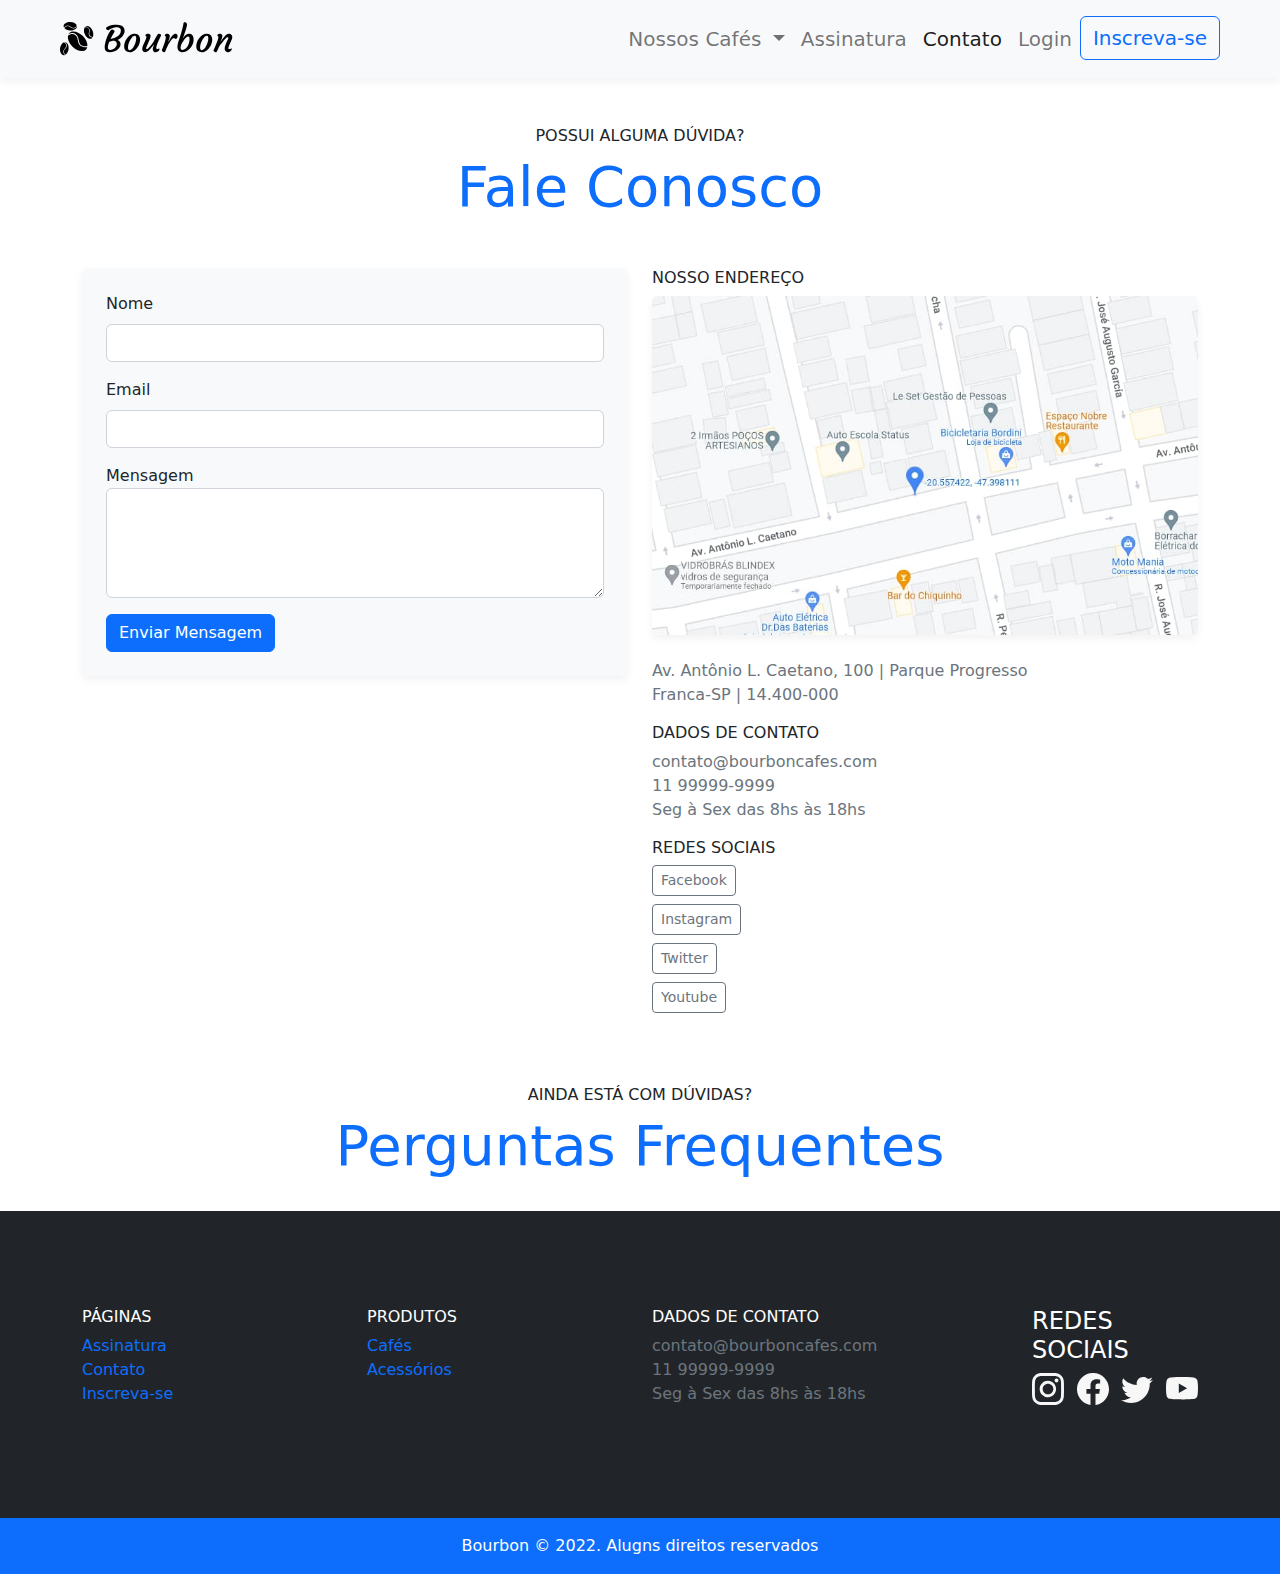
<file: contato.html>
<!DOCTYPE html>
<html lang="pt-br">

<head>
    <meta charset="UTF-8">
    <meta http-equiv="X-UA-Compatible" content="IE=edge">
    <meta name="viewport" content="width=device-width, initial-scale=1.0">
    <title>Document</title>
    <link rel="stylesheet" href="bootstrap-5.2.2-dist/css/bootstrap.min.css">
    <link rel="stylesheet" href="css/styles.css">
</head>

<body>
    <header class="container-fluid p-0">


        <nav class="navbar bg-light navbar-expand-md py-3 box_shadow">
            <div class="container-fluid">
                <a class="navbar-brand ms-lg-5" href="index.html"><img src="img/icones/Bourbon.svg" alt=""></a>
                <button class="navbar-toggler" type="button" data-bs-toggle="collapse" data-bs-target="#navbarSupportedContent" aria-controls="navbarSupportedContent" aria-expanded="false" aria-label="Toggle navigation">
                    <span class="navbar-toggler-icon"></span>
                </button>
                <div class="collapse navbar-collapse" id="navbarSupportedContent">
                    <ul class="fs-5 navbar-nav ms-auto mb-2 mb-lg-0 me-5">

                        <li class="nav-item dropdown">
                            <a class="nav-link dropdown-toggle" href="#" role="button" data-bs-toggle="dropdown" aria-expanded="false">
                                Nossos Cafés
                            </a>
                            <ul class="dropdown-menu">
                                <li><a class="dropdown-item" href="cafebrasil.html">Café do Brasil</a></li>
                                <li><a class="dropdown-item" href="cafecubano.html">Café Cubano</a></li>
                                <li><a class="dropdown-item" href="cafepapua.html">Café Papua Nova Guiné</a></li>
                                <li><a class="dropdown-item" href="cafecolombia.html">Café Colombiano (Medellin)</a></li>

                            </ul>
                        </li>
                        <li class="nav-item">
                            <a class="nav-link" aria-current="page" href="assinatura.html">Assinatura</a>
                        </li>
                        <li class="nav-item">
                            <a class="nav-link active" href="contato.html">Contato</a>
                        </li>
                        <li class="nav-item">
                            <a class="nav-link" href="#">Login</a>
                        </li>
                        <li class="nav-item">
                            <a class="fs-5 btn btn-outline-primary " href="inscreva.html">Inscreva-se</a>
                            <!-- <button type="button" class="btn btn-outline-primary">Login</button> -->

                        </li>
                    </ul>

                </div>
            </div>
        </nav>
    </header>

    <main>
        <section class="container">
            <div class="my-5 text-center">
                <span class="h6 d-block">POSSUI ALGUMA DÚVIDA?</span>
                <h1 class="display-4 text-primary">Fale Conosco</h1>
            </div>
            <div class="row">
                <div class="col-lg">
                    <form class="bg-light rounded p-4 box_shadow" action="">
                        <div class="mb-3">
                            <label for="clienteNome" class="form-label">Nome</label>
                            <input type="text" class="form-control" id="clienteNome">
                        </div>
                        <div class="mb-3">
                            <label for="clienteEmail" class="form-label">Email</label>
                            <input type="email" class="form-control" id="clienteEmail">
                        </div>
                        <div class="form-group">
                            <label for="clienteMensagem">Mensagem</label>
                            <textarea id="clienteMensagem" class="form-control" rows="4"></textarea>
                        </div>

                        <button type="submit" class="btn btn-primary mt-3">Enviar Mensagem</button>


                    </form>
                </div>

                <div class="col-lg">
                    <h2 class="h6">NOSSO ENDEREÇO</h2>
                    <img class="img-fluid box_shadow rounded mb-4" src="img/endereco.jpg" alt="Endereço da Loja">
                    <ul class="list-unstyled text-secondary">
                        <li>Av. Antônio L. Caetano, 100 | Parque Progresso</li>
                        <li>Franca-SP | 14.400-000</li>
                    </ul>

                    <h2 class="h6">DADOS DE CONTATO</h2>
                    <ul class="list-unstyled text-secondary">
                        <li>contato@bourboncafes.com</li>
                        <li>11 99999-9999</li>
                        <li>Seg à Sex das 8hs às 18hs</li>
                    </ul>

                    <h2 class="h6">REDES SOCIAIS</h2>
                    <ul class="list-unstyled" style="max-width: 260px;">
                        <li><a class="btn btn-outline-secondary btn-sm btn-block mb-2" href="#">Facebook</a></li>
                        <li><a class="btn btn-outline-secondary btn-sm btn-block mb-2" href="#">Instagram</a></li>
                        <li><a class="btn btn-outline-secondary btn-sm btn-block mb-2" href="#">Twitter</a></li>
                        <li><a class="btn btn-outline-secondary btn-sm btn-block mb-2" href="#">Youtube</a></li>
                    </ul>

                </div>
            </div>
        </section>

        <section class="container">
            <div class="my-5 text-center">
                <span class="h6 d-block">AINDA ESTÁ COM DÚVIDAS?</span>
                <h2 class="display-4 text-primary">Perguntas Frequentes</h2>
            </div>
        </section>


    </main>
    <footer class="bg-dark text-white">
        <div class="container py-5">
            <div class="row py-5">
                <div class="col-md-3">
                    <h4 class="h6">PÁGINAS</h4>
                    <ul class="list-unstyled">
                        <li><a href="assinatura.html">Assinatura</a></li>
                        <li><a href="contato.html">Contato</a></li>
                        <li><a href="inscricao.html">Inscreva-se</a></li>
                    </ul>
                </div>

                <div class="col-md-3">
                    <h4 class="h6">PRODUTOS</h4>
                    <ul class="list-unstyled">
                        <li><a href="cafes.html">Cafés</a></li>
                        <li><a href="acessórios.html">Acessórios</a></li>
                    </ul>

                </div>
                <div class="col-md-4">
                    <h4 class="h6">DADOS DE CONTATO</h4>
                    <ul class="list-unstyled text-secondary">
                        <li>contato@bourboncafes.com</li>
                        <li>11 99999-9999</li>
                        <li>Seg à Sex das 8hs às 18hs</li>
                    </ul>
                </div>
                <div class="col-md-2">
                    <h4>REDES SOCIAIS</h4>
                    <ul class="d-flex justify-content-md-between list-unstyled">
                        <li><a href="btn"><img src="img/icones/instagram.svg" alt=""></a></li>
                        <li><a href="btn"><img src="img/icones/facebook.svg" alt=""></a></li>
                        <li><a href="btn"><img src="img/icones/twitter.svg" alt=""></a></li>
                        <li><a href="btn"><img src="img/icones/youtube.svg" alt=""></a></li>
                    </ul>

                </div>

            </div>

        </div>
        <div class="bg-primary text-center py-3">
            <p class="mb-0">Bourbon &copy; 2022. Alugns direitos reservados</p>
        </div>

    </footer>

    <script src="js/script.js"></script>
    <script src="bootstrap-5.2.2-dist/js/popper.min.js"></script>
    <script src="bootstrap-5.2.2-dist/js/bootstrap.min.js"></script>
</body>

</html>
</file>
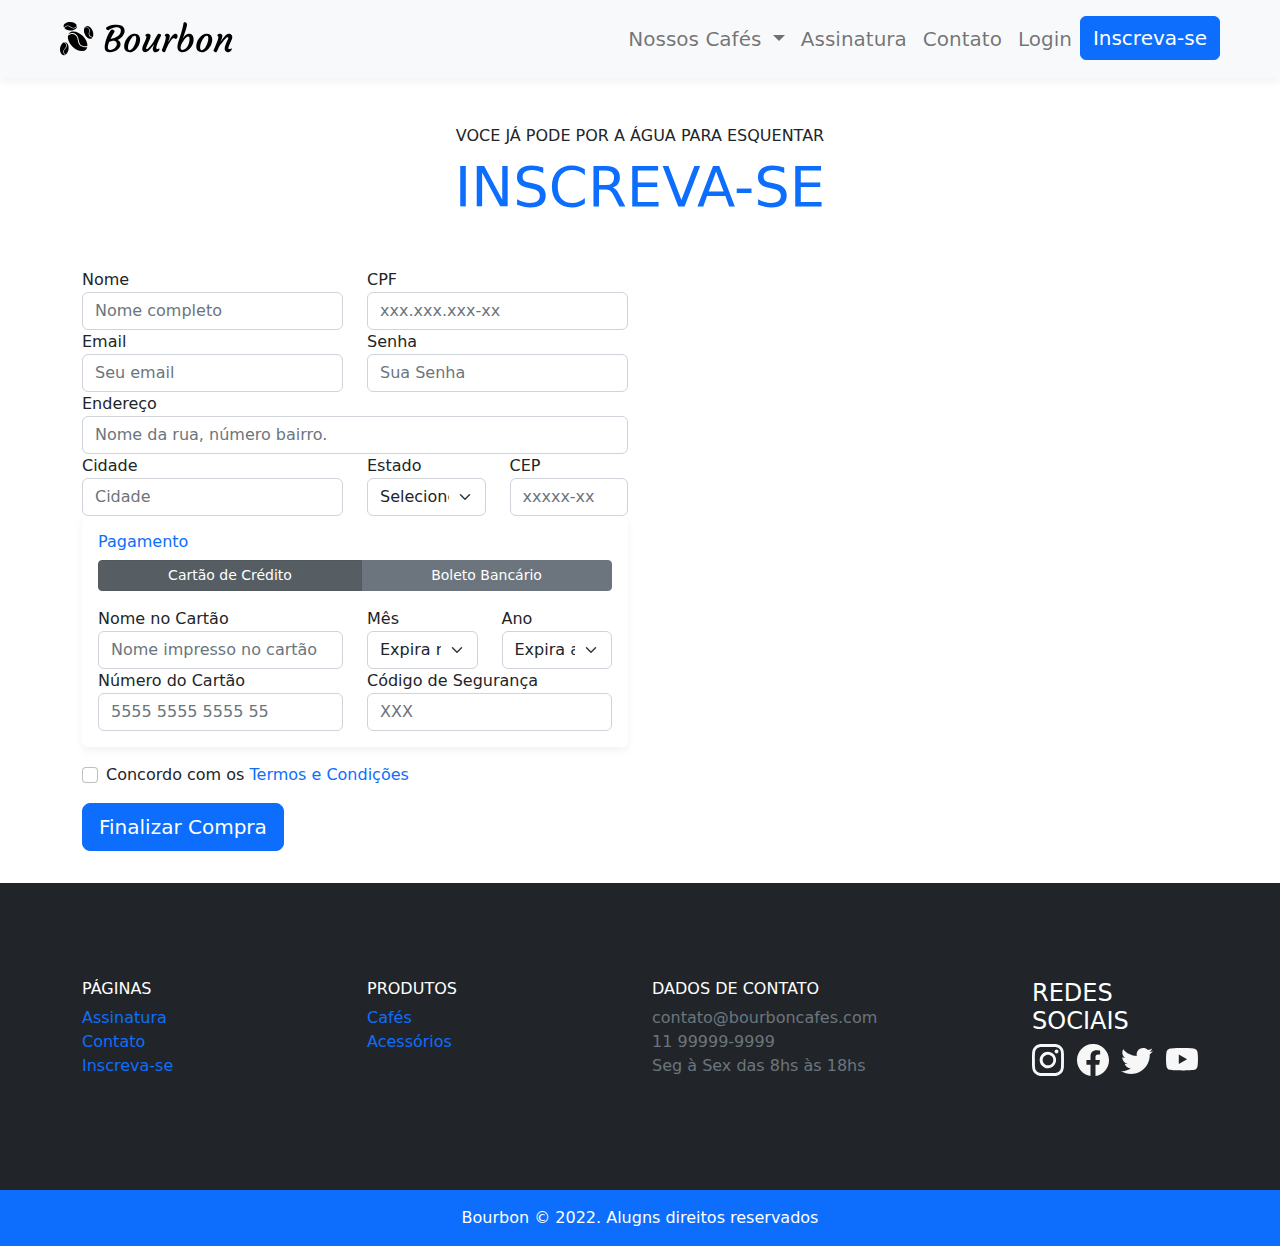
<file: inscreva.html>
<!DOCTYPE html>
<html lang="pt-br">

<head>
    <meta charset="UTF-8">
    <meta http-equiv="X-UA-Compatible" content="IE=edge">
    <meta name="viewport" content="width=device-width, initial-scale=1.0">
    <title>Bourbon - Inscreva-se</title>
    <link rel="stylesheet" href="bootstrap-5.2.2-dist/css/bootstrap.min.css">
    <link rel="stylesheet" href="css/styles.css">
</head>

<body>
    <header class="container-fluid p-0">


        <nav class="navbar bg-light navbar-expand-md py-3 box_shadow">
            <div class="container-fluid">
                <a class="navbar-brand ms-lg-5" href="index.html"><img src="img/icones/Bourbon.svg" alt=""></a>
                <button class="navbar-toggler" type="button" data-bs-toggle="collapse" data-bs-target="#navbarSupportedContent" aria-controls="navbarSupportedContent" aria-expanded="false" aria-label="Toggle navigation">
                    <span class="navbar-toggler-icon"></span>
                </button>
                <div class="collapse navbar-collapse" id="navbarSupportedContent">
                    <ul class="fs-5 navbar-nav ms-auto mb-2 mb-lg-0 me-5">

                        <li class="nav-item dropdown">
                            <a class="nav-link dropdown-toggle" href="#" role="button" data-bs-toggle="dropdown" aria-expanded="false">
                                Nossos Cafés
                            </a>
                            <ul class="dropdown-menu">
                                <li><a class="dropdown-item" href="cafebrasil.html">Café do Brasil</a></li>
                                <li><a class="dropdown-item" href="cafecubano.html">Café Cubano</a></li>
                                <li><a class="dropdown-item" href="cafepapua.html">Café Papua Nova Guiné</a></li>
                                <li><a class="dropdown-item" href="cafecolombia.html">Café Colombiano (Medellin)</a></li>

                            </ul>
                        </li>
                        <li class="nav-item">
                            <a class="nav-link" aria-current="page" href="assinatura.html">Assinatura</a>
                        </li>
                        <li class="nav-item">
                            <a class="nav-link" href="contato.html">Contato</a>
                        </li>
                        <li class="nav-item">
                            <a class="nav-link" href="#">Login</a>
                        </li>
                        <li class="nav-item">
                            <a class="fs-5 btn btn-outline-primary active" href="inscreva.html">Inscreva-se</a>
                            <!-- <button type="button" class="btn btn-outline-primary">Login</button> -->

                        </li>
                    </ul>

                </div>
            </div>
        </nav>
    </header>

    <main>
        <section class="container mb-5">
            <div class="my-5 text-center">
                <span class="h6 d-block">VOCE JÁ PODE POR A ÁGUA PARA ESQUENTAR</span>
                <h1 class="display-4 text-primary">INSCREVA-SE</h1>
            </div>
            <div class="row">
                <form action="" class="col-lg-6">
                    <div class="row">
                        <div class="form-group col-md-6">
                            <label for="inputNome">Nome</label>
                            <input type="text" class="form-control" id="inputNome" placeholder="Nome completo">
                        </div>
                        <div class="form-group col-6">
                            <label for="inputCpf">CPF</label>
                            <input type="text" class="form-control" id="inputCpf" placeholder="xxx.xxx.xxx-xx">
                        </div>
                        <div class="form-group col-md-6">
                            <label for="inputEmail">Email</label>
                            <input type="email" class="form-control" id="inputEmail" placeholder="Seu email">
                        </div>
                        <div class="form-group col-6">
                            <label for="inputSenha">Senha</label>
                            <input type="password" class="form-control" id="inputSenha" placeholder="Sua Senha">
                        </div>
                        <div class="form-group col-12">
                            <label for="inputEndereco">Endereço</label>
                            <input type="textd" class="form-control" id="inputEndereco" placeholder="Nome da rua, número bairro.">
                        </div>
                        <div class="form-group col-md-6">
                            <label for="inputCidade">Cidade</label>
                            <input type="textd" class="form-control" id="inputCidade" placeholder="Cidade">
                        </div>
                        <div class="form-group col-md-3 col-6">
                            <label for="inputEstado">Estado</label>
                            <select name="" id="inputEstado" class="form-select" aria-label="Default select example">
                                <option>Selecione o Estado</option>
                                <option>Acre</option>
                                <option>Alagoas</option>
                                <option>Amapá</option>
                                <option>Bahia</option>
                                <option>Ceará</option>
                                <option>Espírito Santo</option>
                                <option>Goiás</option>
                                <option>Maranhão</option>
                                <option>Mato Grosso</option>
                                <option>Mato Grosso do Sul</option>
                                <option>Minas Gerais</option>
                                <option>Pará</option>
                                <option>Paraiba</option>
                                <option>Paraná</option>
                                <option>Pernambuco</option>
                                <option>Piauí</option>
                                <option>Rio de Janeiro</option>
                                <option>Rio Grande do Norte</option>
                                <option>Rio Grande do Sul</option>
                                <option>Rondônio</option>
                                <option>Roraima</option>
                                <option>Santa Catarina</option>
                                <option>São Paulo</option>
                                <option>Sergipe</option>
                                <option>Tocantins</option>
                            </select>
                        </div>
                        <div class="form-group col-md-3 col-6">
                            <label for="inputCep">CEP</label>
                            <input type="textd" class="form-control" id="inputCep" placeholder="xxxxx-xx">
                        </div>

                    </div>
                    <div class="bg-ligth rounded box_shadow p-3 form-group">
                        <h2 class="h6 text-primary">Pagamento</h2>


                        <nav>
                            <div class="nav btn-group mb-3" id="formaPagamento" role="tablist">
                                <button class="btn btn-secondary btn-sm active" id="nav-cartao-tab" data-bs-toggle="tab" data-bs-target="#nav-cartao" type="button" role="tab" aria-controls="nav-cartao" aria-selected="true">Cartão de Crédito</button>
                                <button class="btn btn-secondary btn-sm" id="nav-boleto-tab" data-bs-toggle="tab" data-bs-target="#nav-boleto" type="button" role="tab" aria-controls="nav-profile" aria-selected="false">Boleto Bancário</button>

                            </div>
                        </nav>
                        <div class="tab-content" id="formaPagamentoConteudo">
                            <div class="tab-pane fade show active" id="nav-cartao" role="tabpanel" aria-labelledby="nav-cartao-tab" tabindex="0">
                                <div class="row">
                                    <div class="form-group col-md-6">
                                        <label for="inputNomeCartao">Nome no Cartão</label>
                                        <input type="text" class="form-control" id="inputNomeCartao" placeholder="Nome impresso no cartão">
                                    </div>

                                    <div class="form-group col-md-3 col-6">
                                        <label for="inputMesCartao">Mês</label>
                                        <select name="" id="inputMesCartao" class="form-select" aria-label="Default select example">
                                            <option>Expira mês...</option>
                                            <option>01</option>
                                            <option>02</option>
                                            <option>03</option>
                                            <option>04</option>
                                            <option>05</option>
                                            <option>06</option>
                                            <option>07</option>
                                            <option>08</option>
                                            <option>09</option>
                                            <option>10</option>
                                            <option>11</option>
                                            <option>12</option>
                                        </select>
                                    </div>

                                    <div class="form-group col-md-3 col-6">
                                        <label for="inputAnoCartao">Ano</label>
                                        <select name="" id="inputAnoCartao" class="form-select" aria-label="Default select example">
                                            <option>Expira ano...</option>
                                            <option>2022</option>
                                            <option>2023</option>
                                            <option>2024</option>
                                            <option>2025</option>
                                            <option>2026</option>
                                            <option>2027</option>
                                            <option>2028</option>
                                            <option>2029</option>
                                            <option>2030</option>
                                        </select>
                                    </div>

                                    <div class="form-group col-md-6">
                                        <label for="inputNumeroCartao">Número do Cartão</label>
                                        <input type="text" class="form-control" id="inputNumeroCartao" placeholder="5555 5555 5555 55">
                                    </div>
                                    <div class="form-group col-md-6">
                                        <label for="inputCodSeguranca">Código de Segurança</label>
                                        <input type="text" class="form-control" id="inputCodSeguranca" placeholder="XXX">
                                    </div>
                                </div>
                            </div>
                            <div class="tab-pane fade" id="nav-boleto" role="tabpanel" aria-labelledby="nav-boleto-tab" tabindex="0">Finalize sua compra e enviaremos o boleto para o seu e-mail cadastrado.</div>

                        </div>




                    </div>

                    <div class="form-check my-3">
                        <label for="form-check-label">
                            <input type="checkbox" class="form-check-input">
                            Concordo com os <a href="#">Termos e Condições</a>
                        </label>
                    </div>

                    <button type="submit" class="btn btn-primary btn-lg">Finalizar Compra</button>


                </form>

                <div class="col-lg-5">

                </div>
            </div>
        </section>

    </main>
    <footer class="bg-dark text-white">
        <div class="container py-5">
            <div class="row py-5">
                <div class="col-md-3">
                    <h4 class="h6">PÁGINAS</h4>
                    <ul class="list-unstyled">
                        <li><a href="assinatura.html">Assinatura</a></li>
                        <li><a href="contato.html">Contato</a></li>
                        <li><a href="inscricao.html">Inscreva-se</a></li>
                    </ul>
                </div>

                <div class="col-md-3">
                    <h4 class="h6">PRODUTOS</h4>
                    <ul class="list-unstyled">
                        <li><a href="cafes.html">Cafés</a></li>
                        <li><a href="acessórios.html">Acessórios</a></li>
                    </ul>

                </div>
                <div class="col-md-4">
                    <h4 class="h6">DADOS DE CONTATO</h4>
                    <ul class="list-unstyled text-secondary">
                        <li>contato@bourboncafes.com</li>
                        <li>11 99999-9999</li>
                        <li>Seg à Sex das 8hs às 18hs</li>
                    </ul>
                </div>
                <div class="col-md-2">
                    <h4>REDES SOCIAIS</h4>
                    <ul class="d-flex justify-content-md-between list-unstyled">
                        <li><a href="btn"><img src="img/icones/instagram.svg" alt=""></a></li>
                        <li><a href="btn"><img src="img/icones/facebook.svg" alt=""></a></li>
                        <li><a href="btn"><img src="img/icones/twitter.svg" alt=""></a></li>
                        <li><a href="btn"><img src="img/icones/youtube.svg" alt=""></a></li>
                    </ul>

                </div>

            </div>

        </div>
        <div class="bg-primary text-center py-3">
            <p class="mb-0">Bourbon &copy; 2022. Alugns direitos reservados</p>
        </div>

    </footer>

    <script src="js/script.js"></script>
    <script src="bootstrap-5.2.2-dist/js/popper.min.js"></script>
    <script src="bootstrap-5.2.2-dist/js/bootstrap.min.js"></script>
</body>

</html>
</file>
<file: css/styles.css>
a {
  text-decoration: none;
}
.dropdown:hover > .dropdown-menu {
  display: block;
}

.bg_carousel {
  background: linear-gradient(to right, #fff 30%, #212529 0%);
}

@media (max-width: 1000px) {
  .bg_carousel {
    background: #212529;
  }
}

.card_index {
  margin-top: -20px;
}

.btn_cafe {
  align-self: flex-end;
}

.card_graos div + div {
  margin-bottom: 24px;
}

#home_quote {
  background: linear-gradient(rgba(0, 0, 0, 0.3), rgba(0, 0, 0, 0.3)),
    url("/img/cafe_rosquinha.jpg") center center;
  background-size: cover;
}

@media (max-width: 767px) {
  #home_quote .diplay-4 {
    font-size: 2.5rem;
  }
}

footer {
  margin-top: -16px;
}

.assin {
  background-image: url("/img/expresso.jpg");
}

.box_shadow {
  box-shadow: 0 2px 4px 0 rgba(0, 0, 0, 0.05);
  box-shadow: 0 4px 8px 0 rgba(0, 0, 0, 0.05);
}

.separacao_lista li + li {
  border-top: 1px solid rgba(0, 0, 0, 0.2);
}
.separacao_lista li {
  padding: 1rem;
}

.hide {
  display: none;
}
</file>
<file: y/css/styles.css>
a {
  text-decoration: none;
}
.dropdown:hover > .dropdown-menu {
  display: block;
}

.bg_carousel {
  background: linear-gradient(to right, #fff 30%, #212529 0%);
}

@media (max-width: 1000px) {
  .bg_carousel {
    background: #212529;
  }
}

.card_index {
  margin-top: -20px;
}

.btn_cafe {
  align-self: flex-end;
}

.card_graos div + div {
  margin-bottom: 24px;
}

#home_quote {
  background: linear-gradient(rgba(0, 0, 0, 0.3), rgba(0, 0, 0, 0.3)),
    url("/img/cafe_rosquinha.jpg") center center;
  background-size: cover;
}

@media (max-width: 767px) {
  #home_quote .diplay-4 {
    font-size: 2.5rem;
  }
}

footer {
  margin-top: -16px;
}

.assin {
  background-image: url("/img/expresso.jpg");
}

.box_shadow {
  box-shadow: 0 2px 4px 0 rgba(0, 0, 0, 0.05);
  box-shadow: 0 4px 8px 0 rgba(0, 0, 0, 0.05);
}

.separacao_lista li + li {
  border-top: 1px solid rgba(0, 0, 0, 0.2);
}
.separacao_lista li {
  padding: 1rem;
}

.hide {
  display: none;
}
</file>
